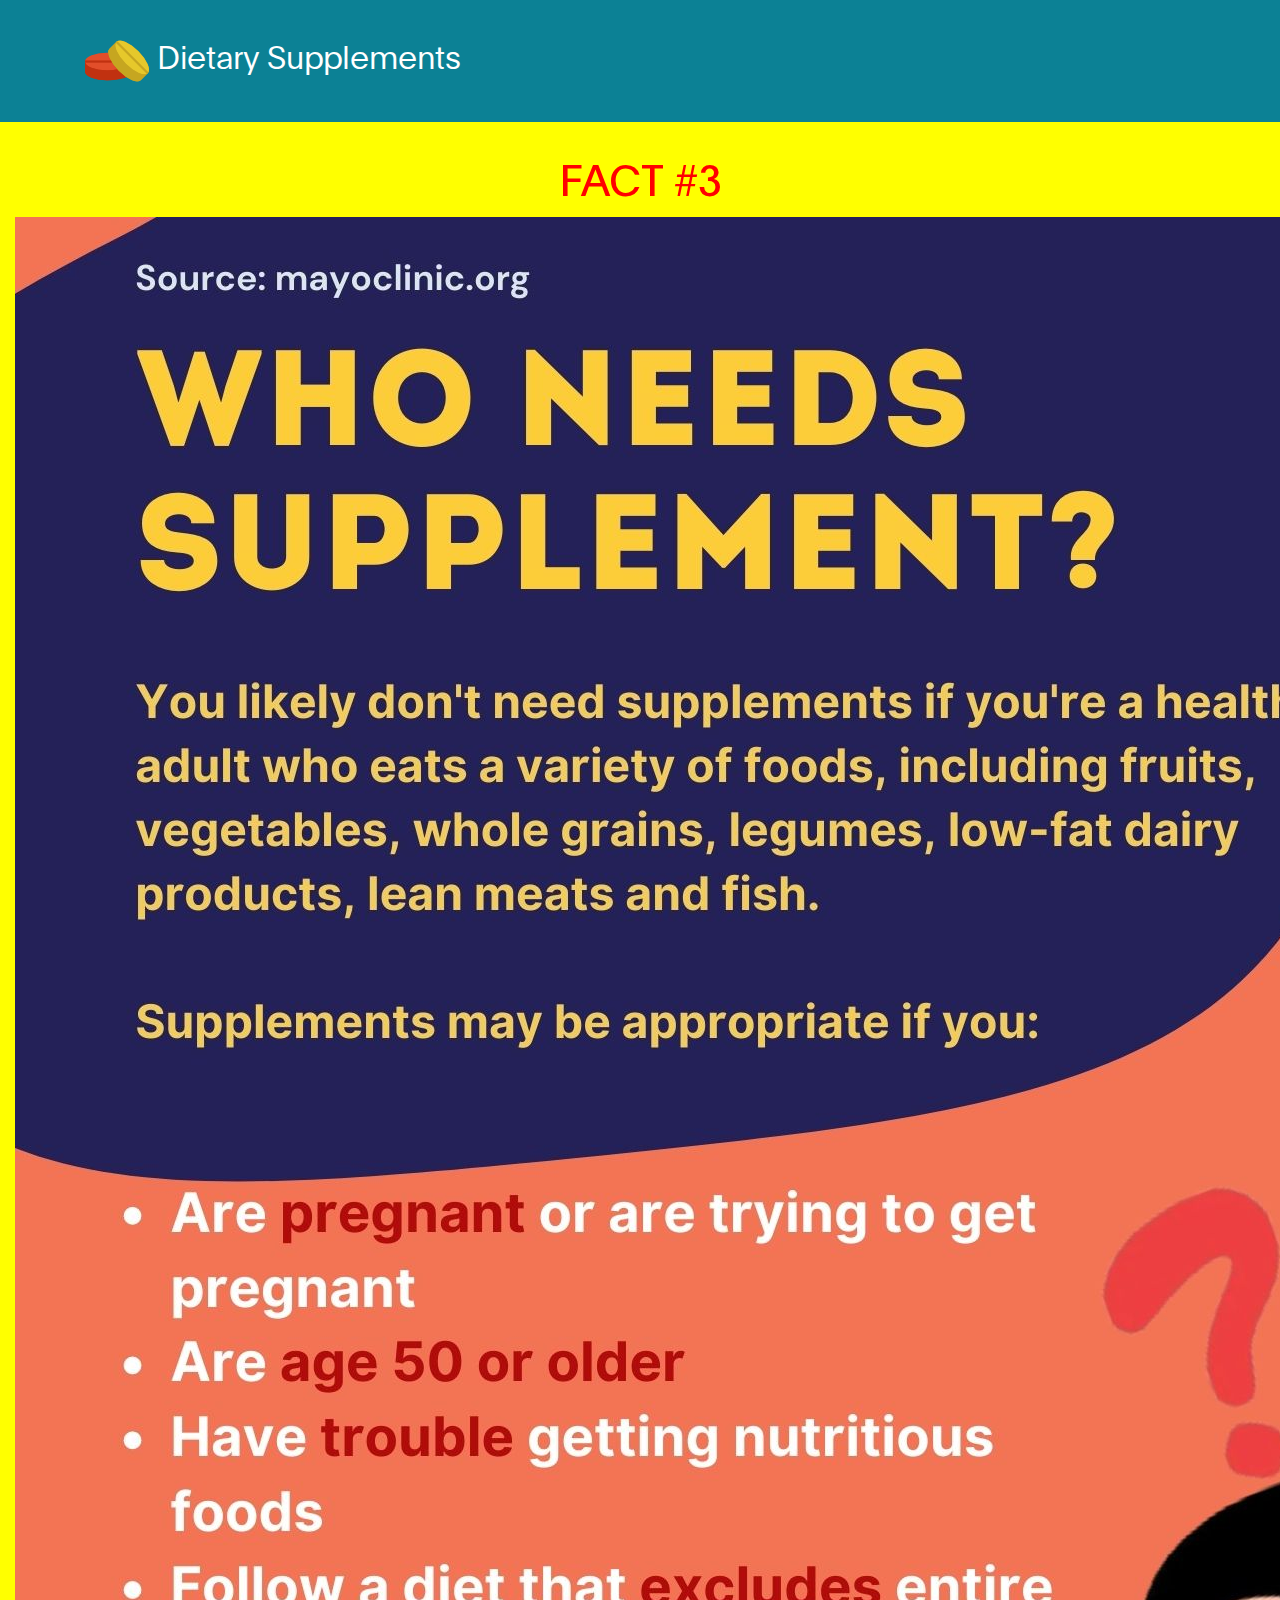
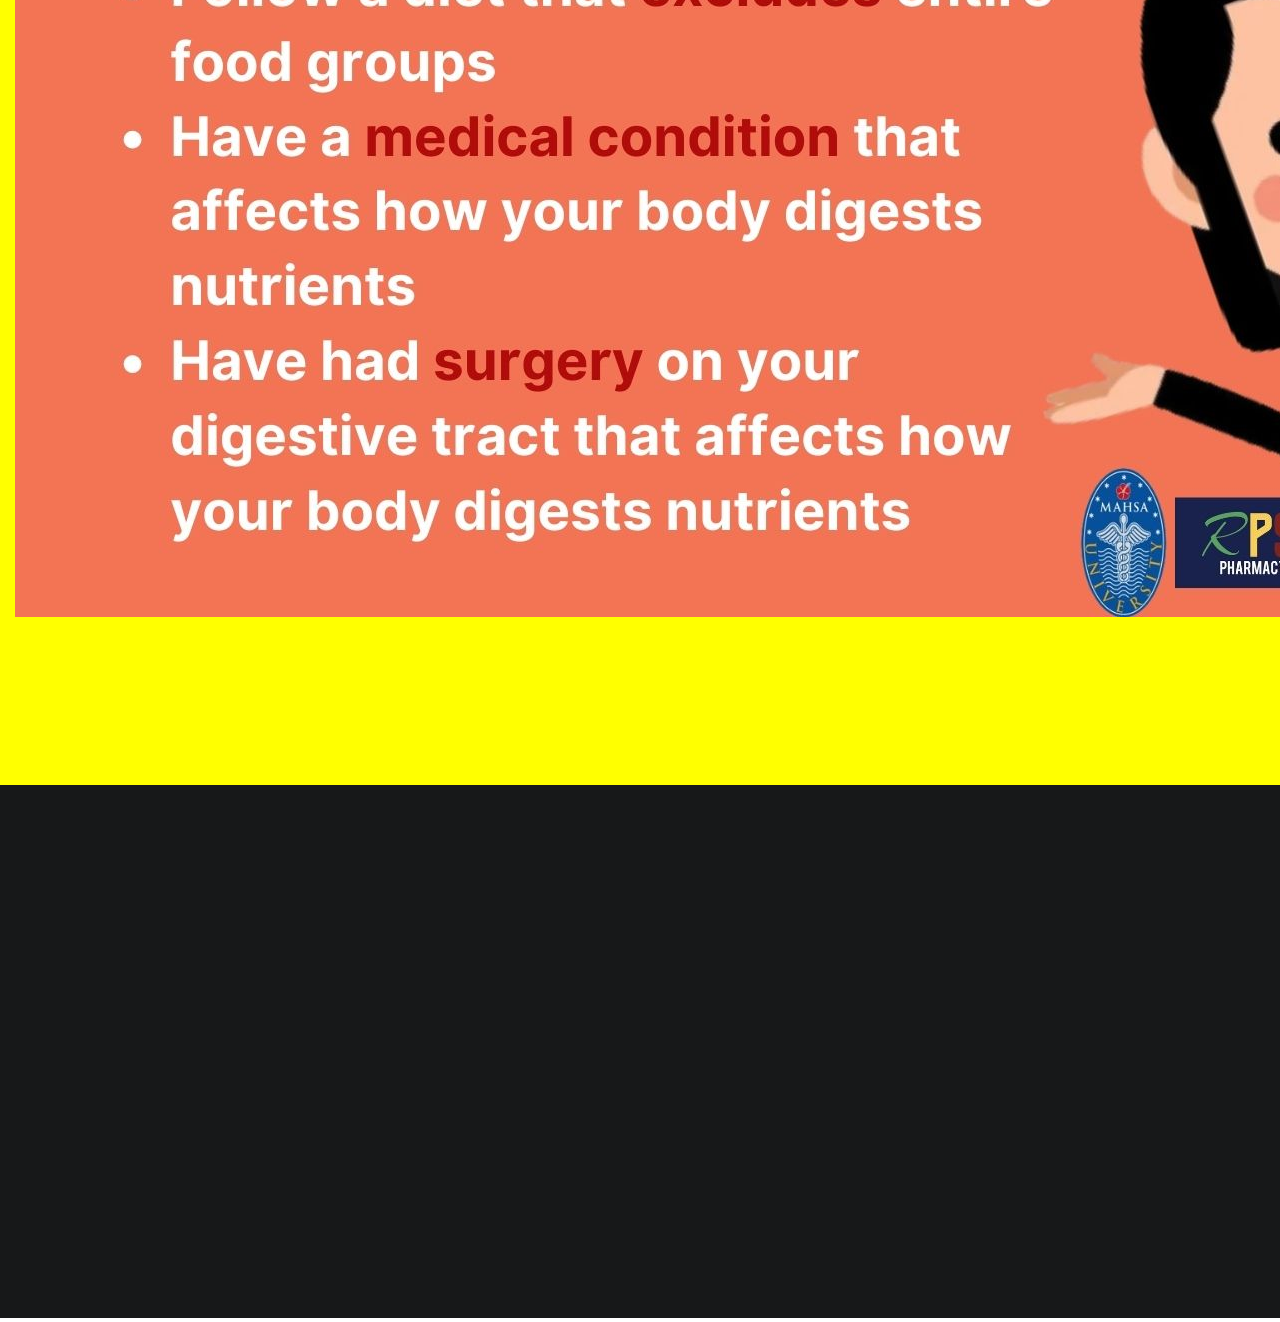
<file: articlethree.html>
<!DOCTYPE html>
<html lang="en">
<head>

     <title>DS : Fact#3</title>
<!--

aesha98


-->
     <meta charset="UTF-8">
     <meta http-equiv="X-UA-Compatible" content="IE=Edge">
     <meta name="description" content="">
     <meta name="keywords" content="">
     <meta name="author" content="">
     <meta name="viewport" content="width=device-width, initial-scale=1, maximum-scale=1">

     <link rel="stylesheet" href="css/bootstrap.min.css">
     <link rel="stylesheet" href="css/font-awesome.min.css">
     <link rel="stylesheet" href="css/aos.css">
     <link rel="stylesheet" href="css/owl.carousel.min.css">
     <link rel="stylesheet" href="css/owl.theme.default.min.css">
     <link rel="icon" type="image/png" sizes="16x16" href="images/favicon-16x16.png">

     <!-- MAIN CSS -->
     <link rel="stylesheet" href="css/templatemo-digital-trend.css">

</head>
<body>

    <!-- MENU BAR -->
    <nav class="navbar navbar-expand-lg">
      <div class="container">
          <a class="navbar-brand" href="index.html">
            <img src="images/medicine.png" class="img-fluid" alt="working girl">
            Dietary Supplements
          </a>

          <button class="navbar-toggler" type="button" data-toggle="collapse" data-target="#navbarNav" aria-controls="navbarNav" aria-expanded="false"
              aria-label="Toggle navigation">
              <span class="navbar-toggler-icon"></span>
          </button>

          <div class="collapse navbar-collapse" id="navbarNav">
              <ul class="navbar-nav ml-auto">
                 
              </ul>
          </div>
      </div>
  </nav>
     <!-- PROJECT -->
     <section class="blog section-padding" style="padding-top:0%; padding-bottom: 0%; background-color: yellow;"id="project">
      <div class="container-fluid">
        <br>
        <h1 style="color: red;" data-aos="fade-down"> FACT #3</h1>
        <img src="images/WHO NEEDS SUPPLEMENT (1).jpg" class="article"alt="article info 1">
        <br>
        <br>
        <div class="row">
          <div class="col-md-11">
            <a href="articletwo.html" class="next-btn btn-bg float-left" data-aos="fade-right" data-aos-delay="100">Previous</a>
            <a href="project-detail.html" class="next-btn btn-bg float-right" data-aos="fade-right" data-aos-delay="100"> Next</a>
          </div>
          <br>
          <br>
          <br>
          <br>

      </div> 
      <br>
          <br>               
    </section>

 
   




    <footer class="site-footer">
      <div class="container">
        <div class="row">

          <div class="col-lg-5 mx-lg-auto col-md-8 col-10">
            <h1 class="text-white" data-aos="fade-up" data-aos-delay="100">Educational <strong>purposes</strong> only.</h1>
          </div>

          <div class="col-lg-3 col-md-6 col-12" data-aos="fade-up" data-aos-delay="200">
            <h4 class="my-4">Contact Info</h4>

            <p class="mb-1">
              <i class="fa fa-phone mr-2 footer-icon"></i> 
              +6012-9843112
            </p>

            <p>
              <a href="#bpm19096257@mahsastudent.edu.my">
                <i class="fa fa-envelope mr-2 footer-icon"></i>
                Email Now
              </a>
            </p>
          </div>

          <div class="col-lg-3 col-md-6 col-12" data-aos="fade-up" data-aos-delay="300">
            <h4 class="my-4">Our School</h4>

            <p class="mb-1">
              <i class="fa fa-home mr-2 footer-icon"></i> 
              Jalan SP 2, Bandar Saujana Putra, 42610 Jenjarom Selangor
            </p>
          </div>

          <div class="col-lg-4 mx-lg-auto text-center col-md-8 col-12" data-aos="fade-up" data-aos-delay="400">
            <p class="copyright-text">Copyright &copy; 2022 MAHSA University
            <br>
            <a rel="nofollow noopener" href="https://github.com/aesha98">Design & Developed : aesha98@github</a></p>
          </div>


        </div>
      </div>
    </footer>



     <!-- SCRIPTS -->
     <script src="js/jquery.min.js"></script>
     <script src="js/bootstrap.min.js"></script>
     <script src="js/aos.js"></script>
     <script src="js/owl.carousel.min.js"></script>
     <script src="js/custom.js"></script>

</body>
</html>
</file>
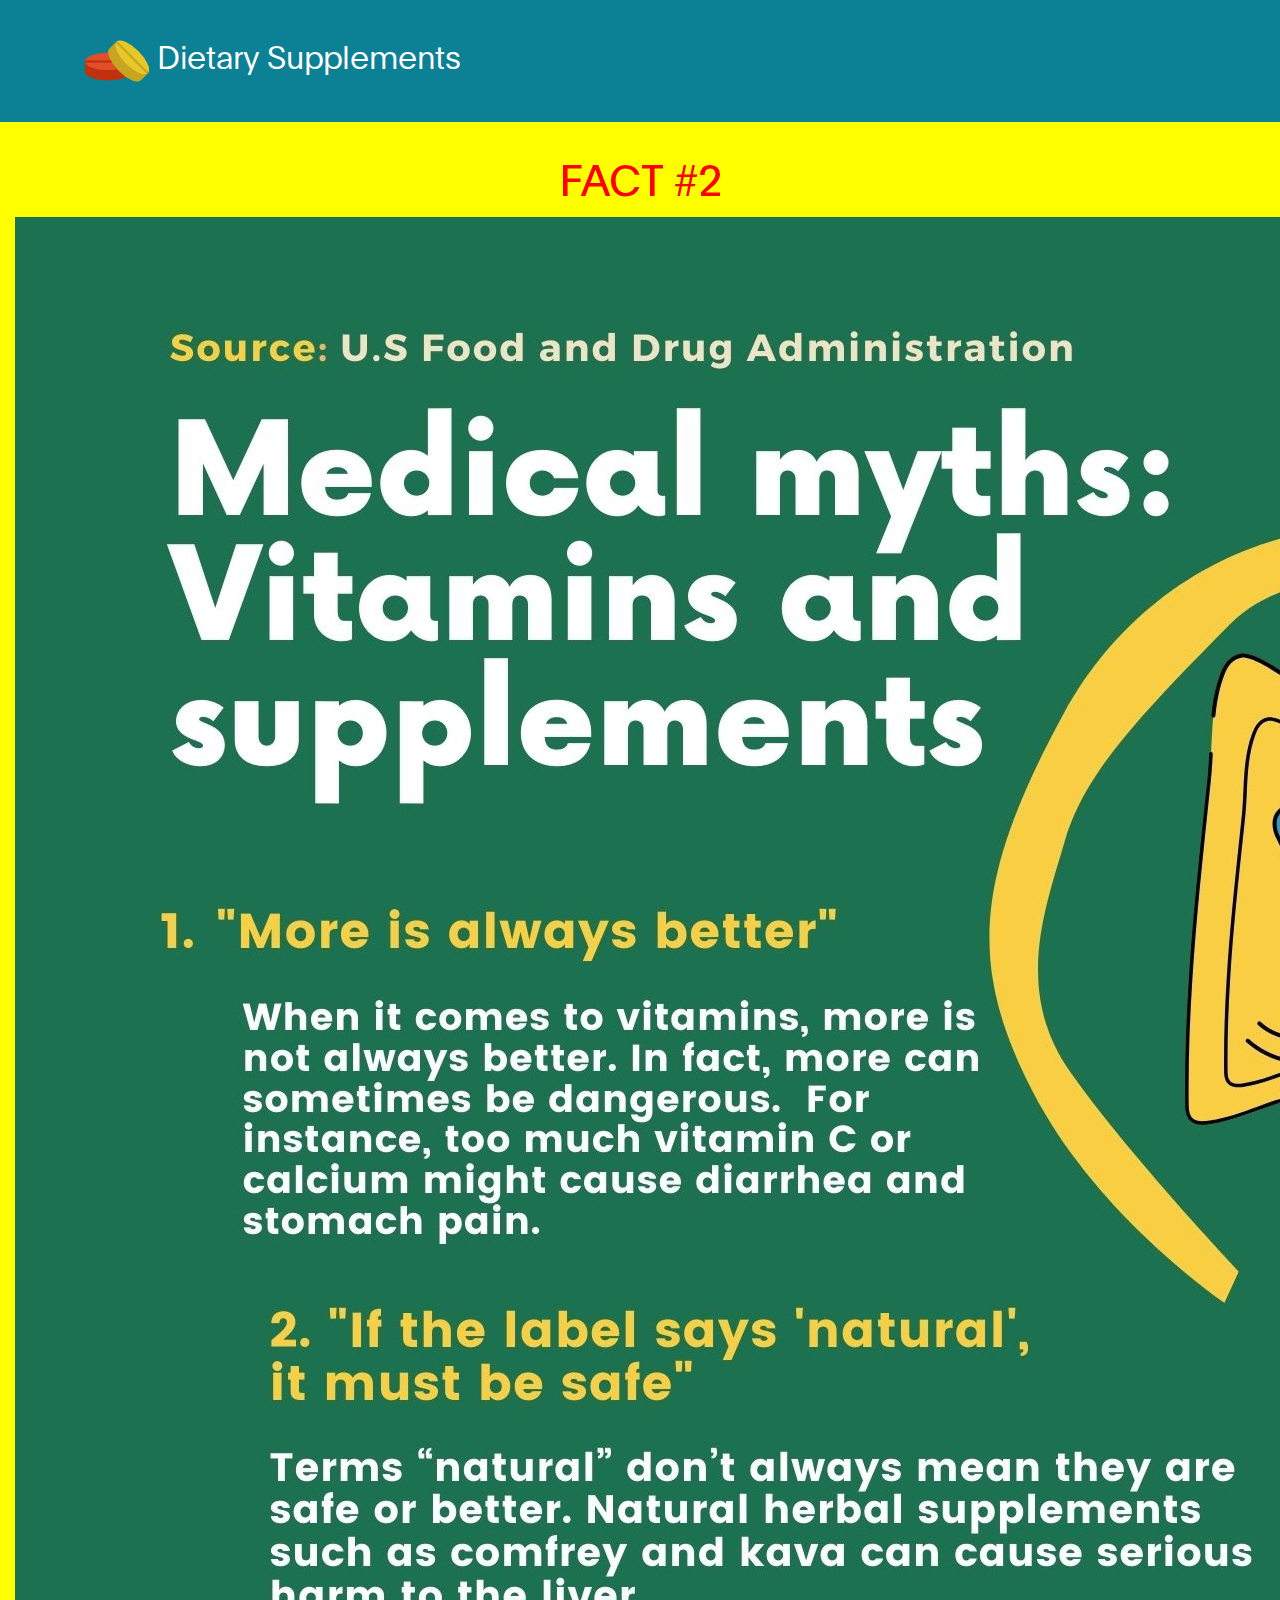
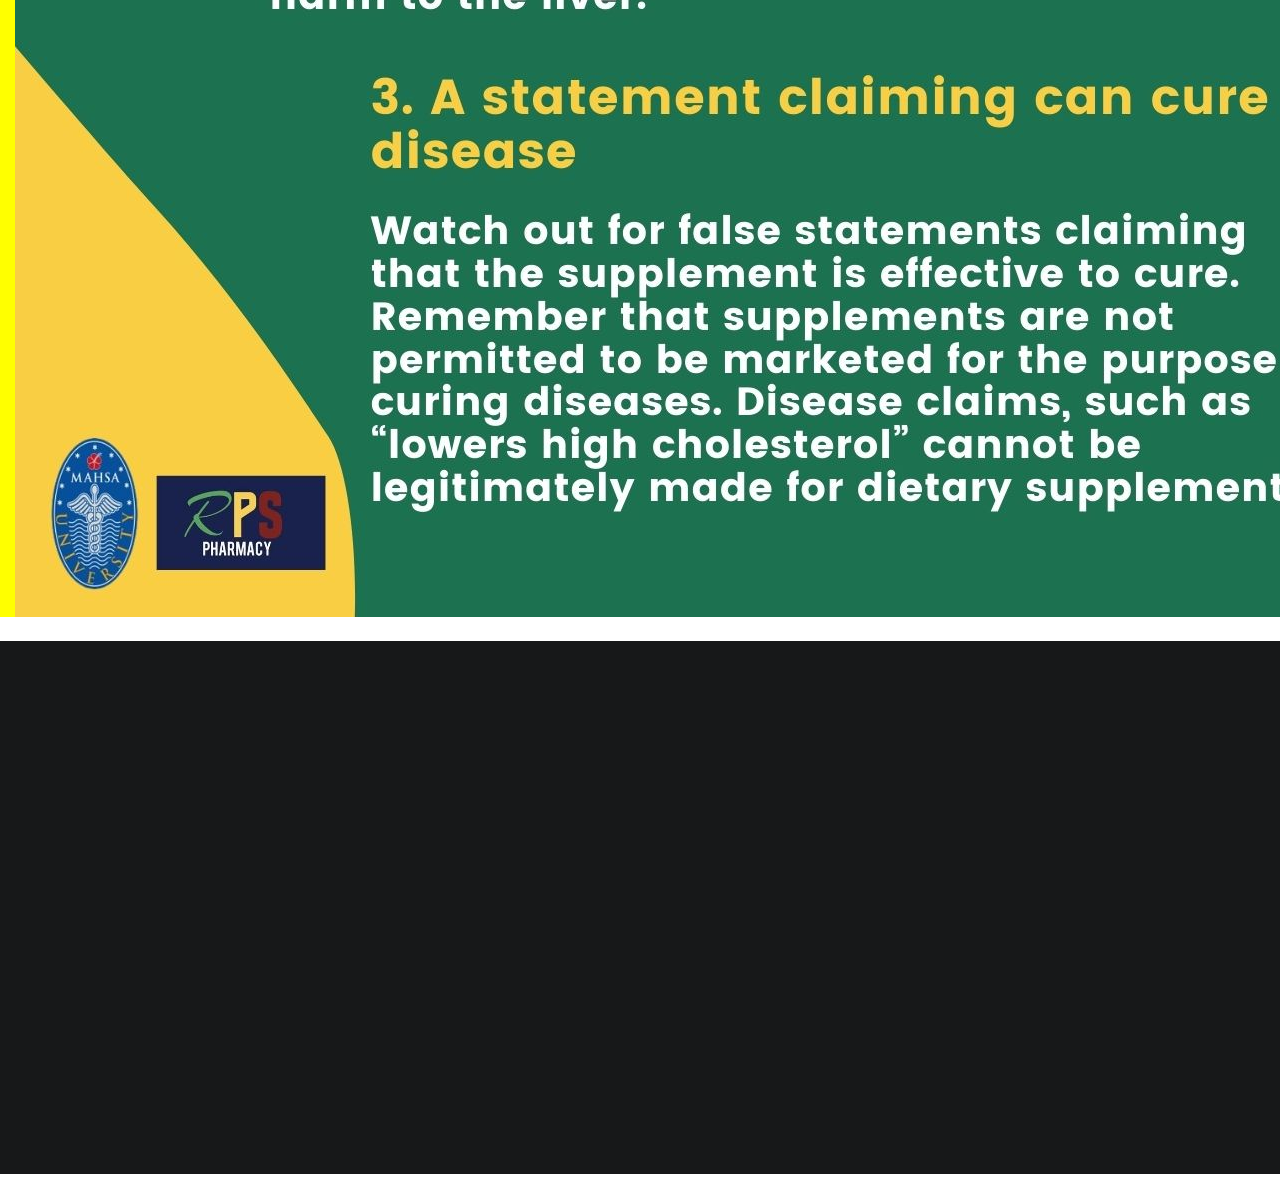
<file: articletwo.html>
<!DOCTYPE html>
<html lang="en">
<head>

     <title>DS : Fact#2</title>
<!--

aesha98


-->
     <meta charset="UTF-8">
     <meta http-equiv="X-UA-Compatible" content="IE=Edge">
     <meta name="description" content="">
     <meta name="keywords" content="">
     <meta name="author" content="">
     <meta name="viewport" content="width=device-width, initial-scale=1, maximum-scale=1">

     <link rel="stylesheet" href="css/bootstrap.min.css">
     <link rel="stylesheet" href="css/font-awesome.min.css">
     <link rel="stylesheet" href="css/aos.css">
     <link rel="stylesheet" href="css/owl.carousel.min.css">
     <link rel="stylesheet" href="css/owl.theme.default.min.css">
     <link rel="icon" type="image/png" sizes="16x16" href="images/favicon-16x16.png">

     <!-- MAIN CSS -->
     <link rel="stylesheet" href="css/templatemo-digital-trend.css">

</head>
<body>

    <!-- MENU BAR -->
    <nav class="navbar navbar-expand-lg">
      <div class="container">
          <a class="navbar-brand" href="index.html">
            <img src="images/medicine.png" class="img-fluid" alt="working girl">
            Dietary Supplements
          </a>

          <button class="navbar-toggler" type="button" data-toggle="collapse" data-target="#navbarNav" aria-controls="navbarNav" aria-expanded="false"
              aria-label="Toggle navigation">
              <span class="navbar-toggler-icon"></span>
          </button>

          <div class="collapse navbar-collapse" id="navbarNav">
              <ul class="navbar-nav ml-auto">
                  
              </ul>
          </div>
      </div>
  </nav>
     <!-- PROJECT -->
     <section class="blog section-padding" style="padding-top:0%; padding-bottom: 0%; background-color: yellow;"id="project">
      <div class="container-fluid">
        <br>
        <h1 style="color: red;" data-aos="fade-down"> FACT #2</h1>
        <img src="images/Medical myths Vitamins and supplements.jpg" class="article"alt="article info 1">
      </div>                
    </section>

    <section class="nextpage nextpage-bg d-flex"  id="project">
      <div class="container-fluid"> 
        <div class="row">
          <div class="col-md-11">
            <a href="blog.html" class="next-btn btn-bg float-left" data-aos="fade-right" data-aos-delay="100">Previous</a>

            <a href="articlethree.html" class="next-btn btn-bg float-right" data-aos="fade-right" data-aos-delay="100">Next</a>
          </div>
      </div>
      </div>
    </section>

    <footer class="site-footer">
      <div class="container">
        <div class="row">

          <div class="col-lg-5 mx-lg-auto col-md-8 col-10">
            <h1 class="text-white" data-aos="fade-up" data-aos-delay="100">Educational <strong>purposes</strong> only.</h1>
          </div>

          <div class="col-lg-3 col-md-6 col-12" data-aos="fade-up" data-aos-delay="200">
            <h4 class="my-4">Contact Info</h4>

            <p class="mb-1">
              <i class="fa fa-phone mr-2 footer-icon"></i> 
              +6012-9843112
            </p>

            <p>
              <a href="#bpm19096257@mahsastudent.edu.my">
                <i class="fa fa-envelope mr-2 footer-icon"></i>
                Email Now
              </a>
            </p>
          </div>

          <div class="col-lg-3 col-md-6 col-12" data-aos="fade-up" data-aos-delay="300">
            <h4 class="my-4">Our School</h4>

            <p class="mb-1">
              <i class="fa fa-home mr-2 footer-icon"></i> 
              Jalan SP 2, Bandar Saujana Putra, 42610 Jenjarom Selangor
            </p>
          </div>

          <div class="col-lg-4 mx-lg-auto text-center col-md-8 col-12" data-aos="fade-up" data-aos-delay="400">
            <p class="copyright-text">Copyright &copy; 2022 MAHSA University
            <br>
            <a rel="nofollow noopener" href="https://github.com/aesha98">Design & Developed : aesha98@github</a></p>
          </div>


        </div>
      </div>
    </footer>



     <!-- SCRIPTS -->
     <script src="js/jquery.min.js"></script>
     <script src="js/bootstrap.min.js"></script>
     <script src="js/aos.js"></script>
     <script src="js/owl.carousel.min.js"></script>
     <script src="js/custom.js"></script>

</body>
</html>
</file>
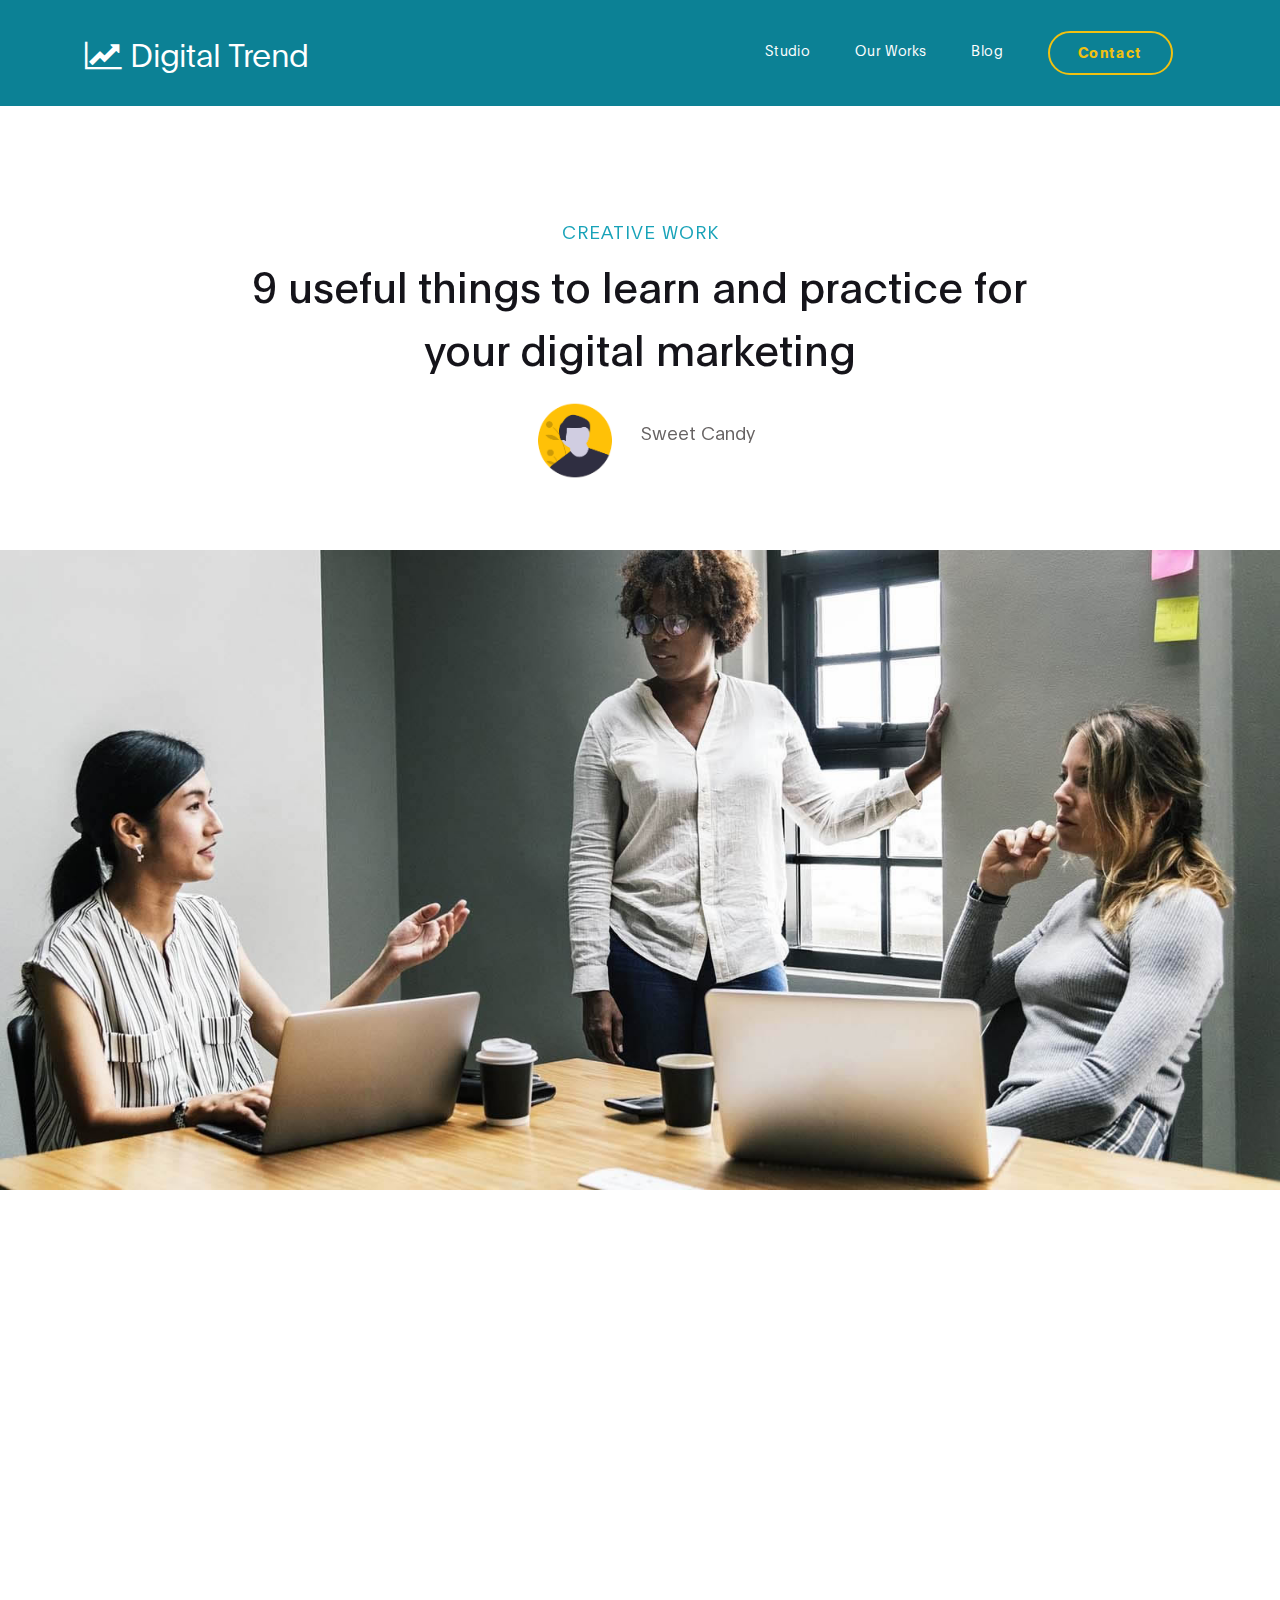
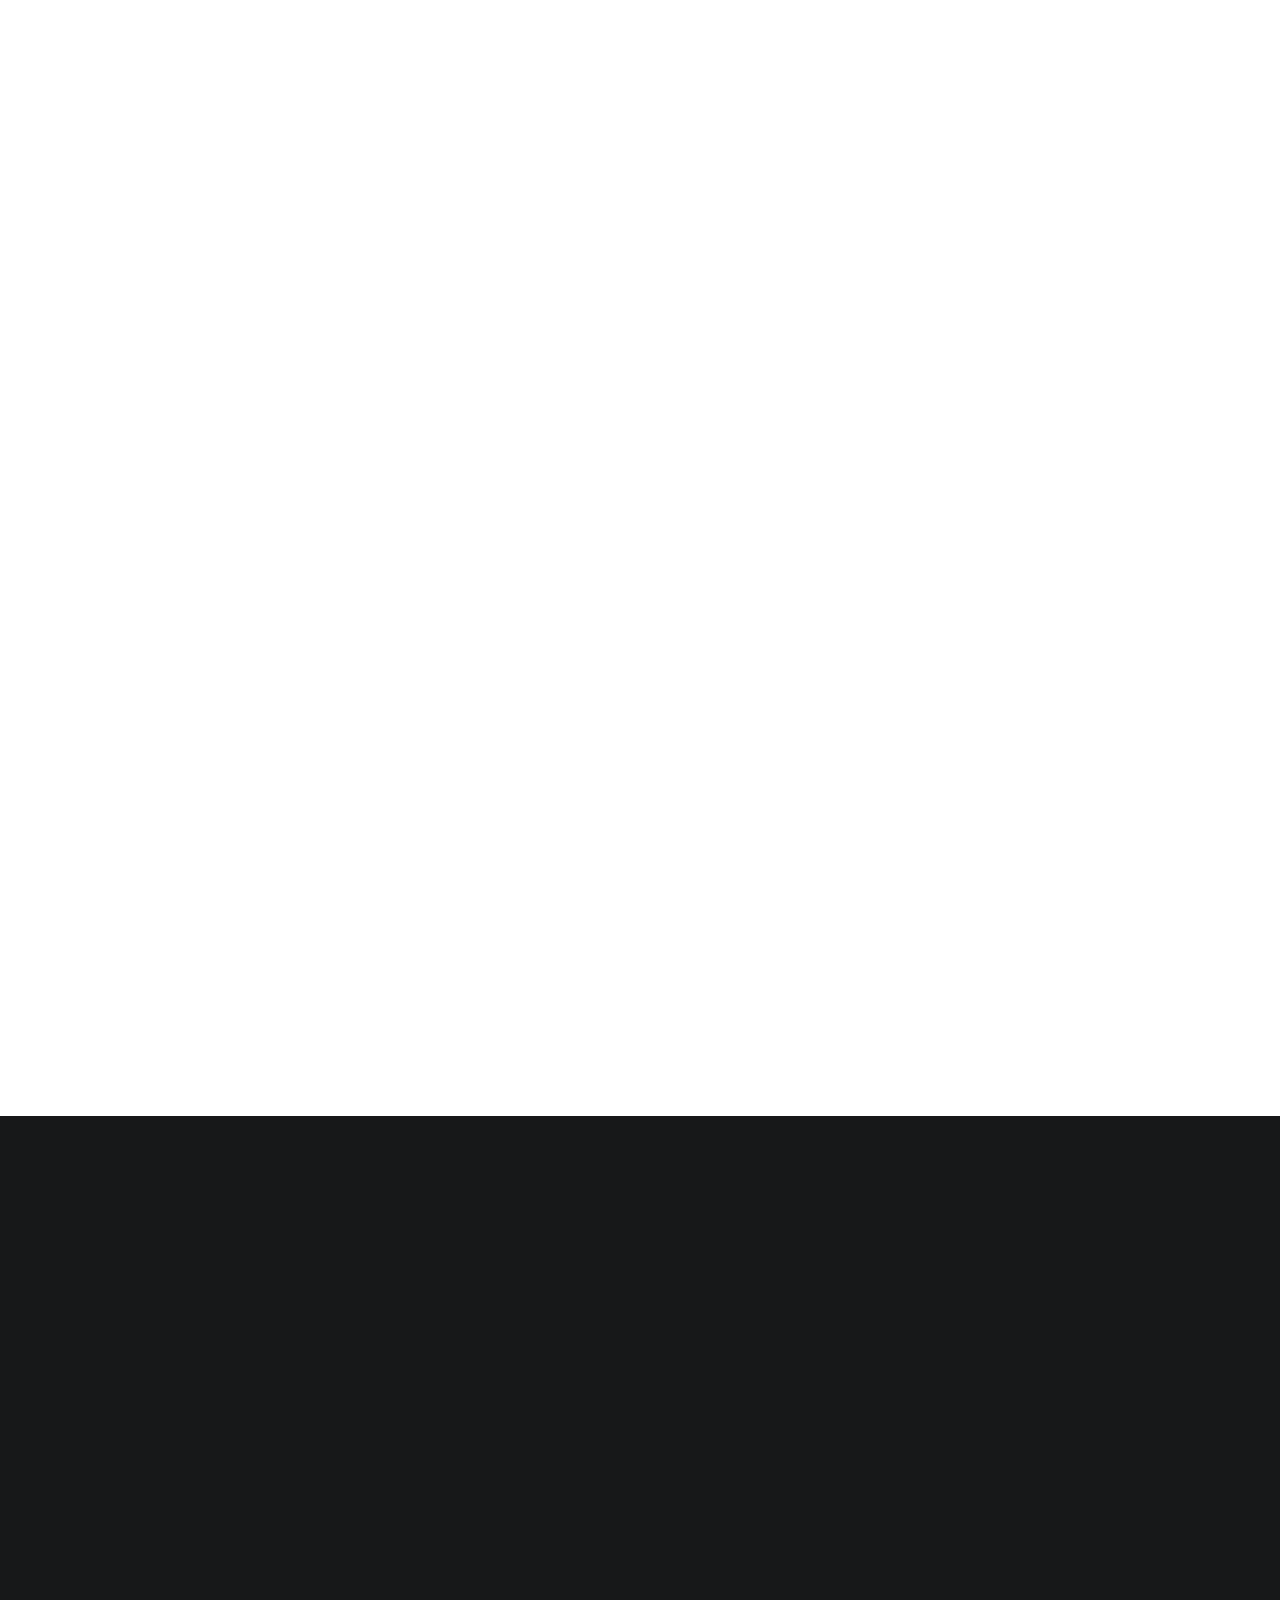
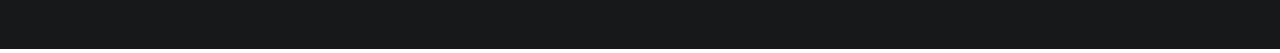
<file: blog-detail.html>
<!DOCTYPE html>
<html lang="en">
<head>

     <title>Digital Trend - Blog Detail</title>
<!--

DIGITAL TREND

https://templatemo.com/tm-538-digital-trend

-->
     <meta charset="UTF-8">
     <meta http-equiv="X-UA-Compatible" content="IE=Edge">
     <meta name="description" content="">
     <meta name="keywords" content="">
     <meta name="author" content="">
     <meta name="viewport" content="width=device-width, initial-scale=1, maximum-scale=1">

     <link rel="stylesheet" href="css/bootstrap.min.css">
     <link rel="stylesheet" href="css/font-awesome.min.css">
     <link rel="stylesheet" href="css/aos.css">
     <link rel="stylesheet" href="css/owl.carousel.min.css">
     <link rel="stylesheet" href="css/owl.theme.default.min.css">

     <!-- MAIN CSS -->
     <link rel="stylesheet" href="css/templatemo-digital-trend.css">

</head>
<body>

     <!-- MENU BAR -->
    <nav class="navbar navbar-expand-lg position-relative">
        <div class="container">
            <a class="navbar-brand" href="index.html">
              <i class="fa fa-line-chart"></i>
              Digital Trend
            </a>

            <button class="navbar-toggler" type="button" data-toggle="collapse" data-target="#navbarNav" aria-controls="navbarNav" aria-expanded="false"
                aria-label="Toggle navigation">
                <span class="navbar-toggler-icon"></span>
            </button>

            <div class="collapse navbar-collapse" id="navbarNav">
                <ul class="navbar-nav ml-auto">
                    <li class="nav-item">
                        <a href="index.html#about" class="nav-link">Studio</a>
                    </li>
                    <li class="nav-item">
                        <a href="index.html#project" class="nav-link">Our Works</a>
                    </li>
                    <li class="nav-item">
                        <a href="blog.html" class="nav-link">Blog</a>
                    </li>
                    <li class="nav-item">
                        <a href="contact.html" class="nav-link contact">Contact</a>
                    </li>
                </ul>
            </div>
        </div>
    </nav>


     <!-- BLOG DETAIL -->
     <section class="project-detail section-padding-half">
          <div class="container">
               <div class="row">

                    <div class="col-lg-9 mx-auto col-md-10 col-12 mt-lg-5 text-center" data-aos="fade-up">
                      <h4 class="blog-category text-info">Creative Work</h4>
                      
                      <h1>9 useful things to learn and practice for your digital marketing</h1>

                      <div class="client-info">
                          <div class="d-flex justify-content-center align-items-center mt-3">
                            <img src="images/project/project-detail/male-avatar.png" class="img-fluid" alt="male avatar">

                            <p>Sweet Candy</p>
                          </div>
                      </div>
                    </div>

               </div>
          </div>
     </section>


     <div class="full-image text-center" data-aos="zoom-in">
       <img src="images/blog/blog-header-image.jpg" class="img-fluid" alt="blog header">
     </div>


     <!-- BLOG DETAIL -->
     <section class="project-detail">
          <div class="container">
               <div class="row">

                  <div class="col-lg-9 mx-auto col-md-11 col-12 my-5 pt-3" data-aos="fade-up">

                    <h2 class="mb-3">Etiam quis metus elementum, tempor risus vel, condimentum orci.</h2>

                    <p>Mauris in convallis nunc, non facilisis arcu. Nunc sapien nulla, interdum at diam non, aliquam vestibulum leo. Fusce laoreet malesuada ante, consectetur consequat ante tempor et. Quisque ac risus ligula.</p>

                    <p>Suspendisse bibendum tortor at est placerat auctor. Phasellus tortor est, bibendum eu ex eu, tincidunt efficitur nunc. Orci varius natoque penatibus et magnis dis parturient montes, nascetur ridiculus mus.</p>

                    <ul class="list-detail py-3">
                      <li><span>Quisque at condimentum est. Duis sollicitudin urna id elit pulvinar placerat. Ut ac dui in ex vulputate dictum.</span></li>

                      <li><span>Mauris vitae tellus nisi. Morbi rutrum lacus sit amet volutpat viverra.</span></li>

                      <li><span> Integer maximus sem ut ipsum blandit elementum. Nullam sollicitudin accumsan commodo.</span></li>
                    </ul>

                    <p>Sed leo nisl, posuere at molestie ac, suscipit auctor mauris. Etiam quis metus elementum, tempor risus vel, condimentum orci.</p>

                    <h2 class="mt-5 mb-3">Curabitur tempus vel libero lobortis feugiat</h2>

                    <p>Orci varius natoque penatibus et magnis dis parturient montes, nascetur ridiculus mus. Mauris in convallis nunc, non facilisis arcu. Nunc sapien nulla, interdum at diam non, aliquam vestibulum leo.</p>

                    <blockquote>Phasellus dapibus ex sed dolor blandit, efficitur iaculis ipsum scelerisque. Cras elementum nibh id felis sagittis, sit amet pellentesque ligula porttitor. Fusce laoreet malesuada ante, consectetur consequat ante tempor et. Quisque ac risus ligula.</blockquote>
                    </div>
               </div>

              <div class="col-lg-8 mx-auto mb-5 pb-5 col-12" data-aos="fade-up">

                <h3 class="my-3" data-aos="fade-up">Leave a comment</h3>

                <form action="#" method="get"  class="contact-form" data-aos="fade-up" data-aos-delay="300" role="form">
                  <div class="row">
                    <div class="col-lg-6 col-12">
                      <input type="text" class="form-control" name="name" placeholder="Name">
                    </div>

                    <div class="col-lg-6 col-12">
                      <input type="email" class="form-control" name="email" placeholder="Email">
                    </div>

                    <div class="col-lg-12 col-12">
                      <textarea class="form-control" rows="6" name="message" placeholder="Message"></textarea>
                    </div>

                    <div class="col-lg-5 mx-auto col-7">
                      <button type="submit" class="form-control" id="submit-button" name="submit">Submit Comment</button>
                    </div>
                  </div>
                </form>
              </div>
              
          </div>
          
     </section>


    <footer class="site-footer">
      <div class="container">
        <div class="row">

          <div class="col-lg-5 mx-lg-auto col-md-8 col-10">
            <h1 class="text-white" data-aos="fade-up" data-aos-delay="100">We make creative <strong>brands</strong> only.</h1>
          </div>

          <div class="col-lg-3 col-md-6 col-12" data-aos="fade-up" data-aos-delay="200">
            <h4 class="my-4">Contact Info</h4>

            <p class="mb-1">
              <i class="fa fa-phone mr-2 footer-icon"></i> 
              +99 080 070 4224
            </p>

            <p>
              <a href="#">
                <i class="fa fa-envelope mr-2 footer-icon"></i>
                hello@company.com
              </a>
            </p>
          </div>

          <div class="col-lg-3 col-md-6 col-12" data-aos="fade-up" data-aos-delay="300">
            <h4 class="my-4">Our Studio</h4>

            <p class="mb-1">
              <i class="fa fa-home mr-2 footer-icon"></i> 
              Av. Lúcio Costa - Barra da Tijuca, Rio de Janeiro - RJ, Brazil
            </p>
          </div>

          <div class="col-lg-4 mx-lg-auto text-center col-md-8 col-12" data-aos="fade-up" data-aos-delay="400">
            <p class="copyright-text">Copyright &copy; 2020 Your Company
            <br>
            <a rel="nofollow noopener" href="https://templatemo.com">Design: TemplateMo</a></p>
          </div>

          <div class="col-lg-4 mx-lg-auto col-md-6 col-12" data-aos="fade-up" data-aos-delay="500">
            
            <ul class="footer-link">
              <li><a href="#">Stories</a></li>
              <li><a href="#">Work with us</a></li>
              <li><a href="#">Privacy</a></li>
            </ul>
          </div>

          <div class="col-lg-3 mx-lg-auto col-md-6 col-12" data-aos="fade-up" data-aos-delay="600">
            <ul class="social-icon">
              <li><a href="#" class="fa fa-instagram"></a></li>
              <li><a href="#" class="fa fa-twitter"></a></li>
              <li><a href="#" class="fa fa-dribbble"></a></li>
              <li><a href="#" class="fa fa-behance"></a></li>
            </ul>
          </div>

        </div>
      </div>
    </footer>


     <!-- SCRIPTS -->
     <script src="js/jquery.min.js"></script>
     <script src="js/bootstrap.min.js"></script>
     <script src="js/aos.js"></script>
     <script src="js/owl.carousel.min.js"></script>
     <script src="js/custom.js"></script>

</body>
</html>
</file>
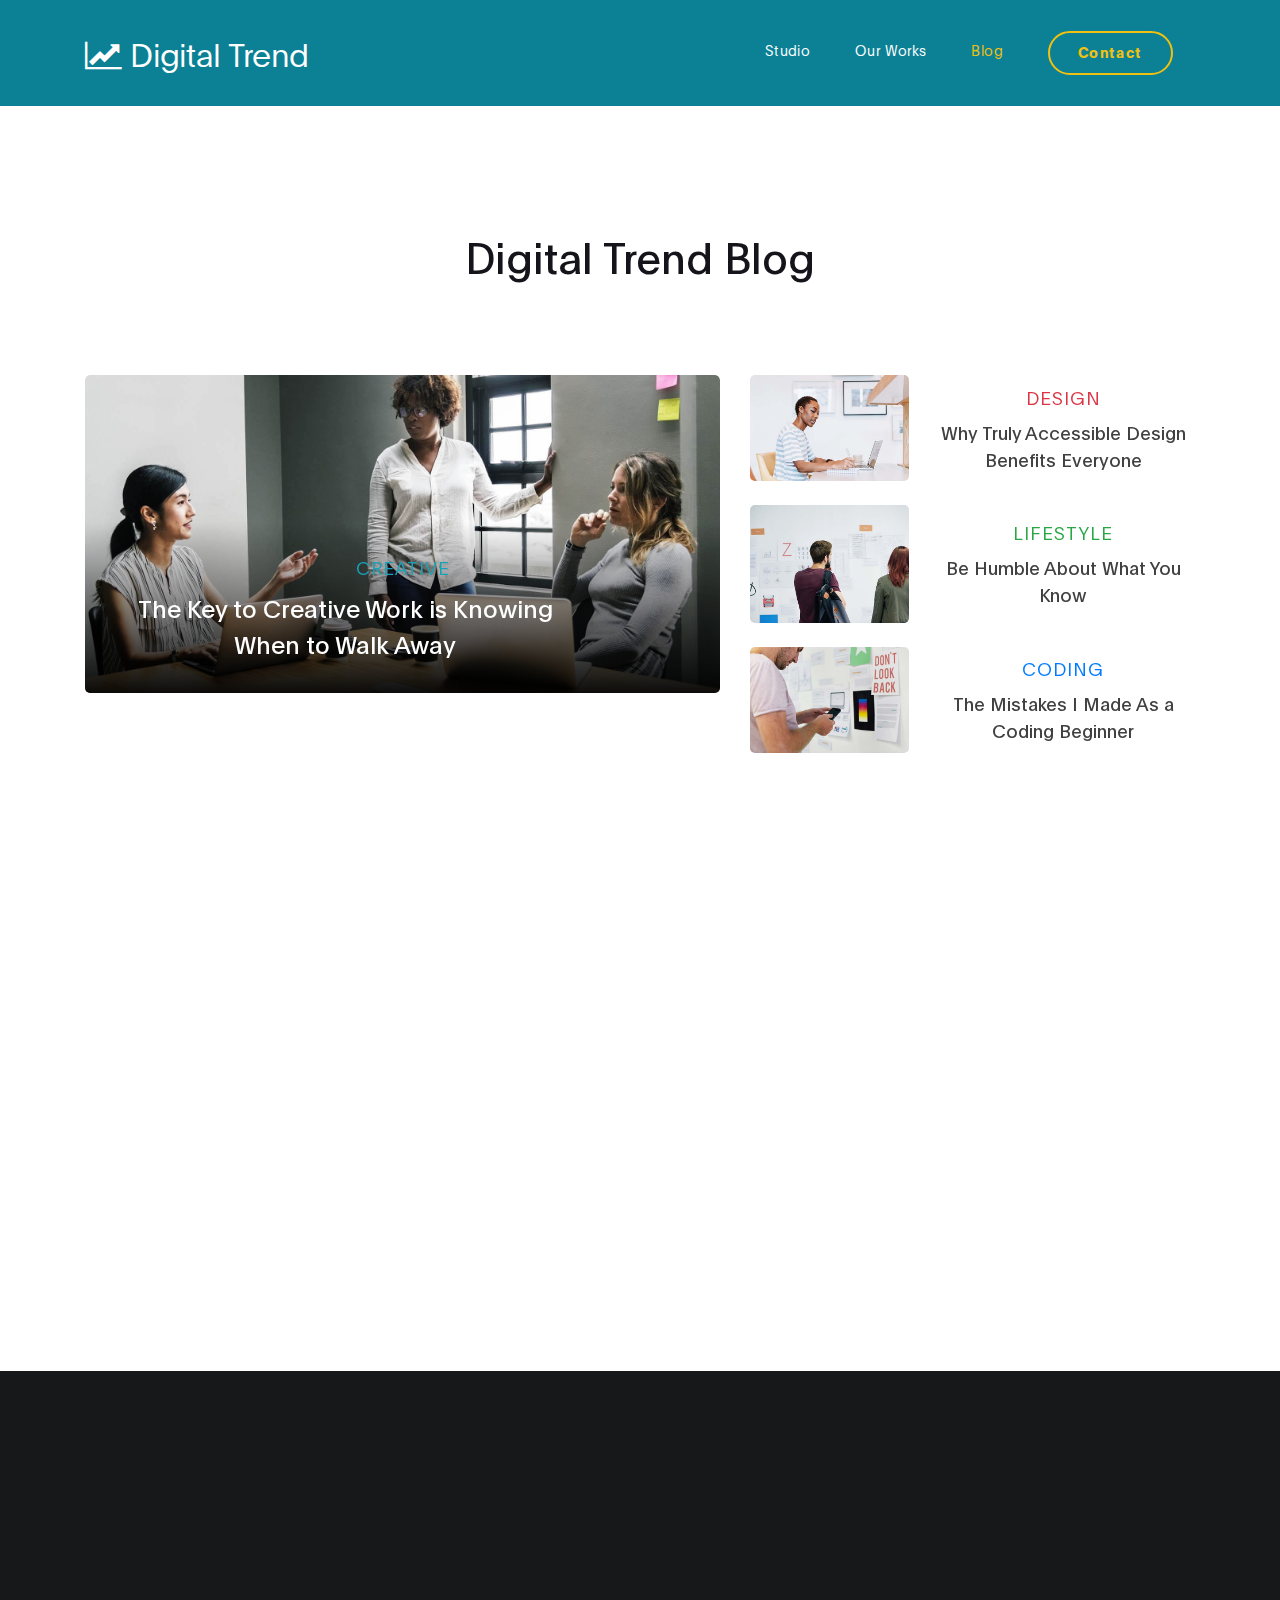
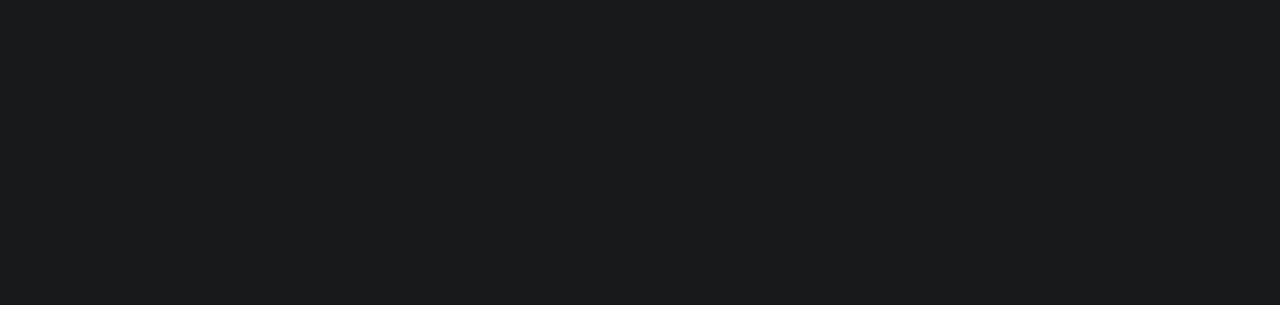
<file: blog.html>
<!DOCTYPE html>
<html lang="en">
<head>

     <title>Digital Trend - Blog</title>
<!--

DIGITAL TREND

https://templatemo.com/tm-538-digital-trend

-->
     <meta charset="UTF-8">
     <meta http-equiv="X-UA-Compatible" content="IE=Edge">
     <meta name="description" content="">
     <meta name="keywords" content="">
     <meta name="author" content="">
     <meta name="viewport" content="width=device-width, initial-scale=1, maximum-scale=1">

     <link rel="stylesheet" href="css/bootstrap.min.css">
     <link rel="stylesheet" href="css/font-awesome.min.css">
     <link rel="stylesheet" href="css/aos.css">
     <link rel="stylesheet" href="css/owl.carousel.min.css">
     <link rel="stylesheet" href="css/owl.theme.default.min.css">

     <!-- MAIN CSS -->
     <link rel="stylesheet" href="css/templatemo-digital-trend.css">

</head>
<body>

     <!-- MENU BAR -->
    <nav class="navbar navbar-expand-lg position-absolute">
        <div class="container">
            <a class="navbar-brand" href="index.html">
              <i class="fa fa-line-chart"></i>
              Digital Trend
            </a>

            <button class="navbar-toggler" type="button" data-toggle="collapse" data-target="#navbarNav" aria-controls="navbarNav" aria-expanded="false"
                aria-label="Toggle navigation">
                <span class="navbar-toggler-icon"></span>
            </button>

            <div class="collapse navbar-collapse" id="navbarNav">
                <ul class="navbar-nav ml-auto">
                    <li class="nav-item">
                        <a href="index.html#about" class="nav-link">Studio</a>
                    </li>
                    <li class="nav-item">
                        <a href="index.html#project" class="nav-link">Our Works</a>
                    </li>
                    <li class="nav-item">
                        <a href="blog.html" class="nav-link active">Blog</a>
                    </li>
                    <li class="nav-item">
                        <a href="contact.html" class="nav-link contact">Contact</a>
                    </li>
                </ul>
            </div>
        </div>
    </nav>


     <!-- BLOG -->
     <section class="blog section-padding">
          <div class="container">
               <div class="row">

                    <div class="col-lg-12 col-12 py-5 mt-5 mb-3 text-center">

                      <h1 class="mb-4" data-aos="fade-up">Digital Trend Blog</h1>
                    </div>

                    <div class="col-lg-7 col-md-7 col-12 mb-4">
                      <div class="blog-header" data-aos="fade-up" data-aos-delay="100">
                        <img src="images/blog/blog-header-image.jpg" class="img-fluid" alt="blog header">

                        <div class="blog-header-info">
                          <h4 class="blog-category text-info">Creative</h4>

                          <h3><a href="blog-detail.html">The Key to Creative Work is Knowing When to Walk Away</a></h3>
                        </div>
                      </div>
                    </div>

                    <div class="col-lg-5 col-md-5 col-12 mb-4">
                      <div class="blog-sidebar d-flex justify-content-center align-items-center" data-aos="fade-up" data-aos-delay="200">
                        <img src="images/blog/blog-sidebar-image.jpg" class="img-fluid" alt="blog">

                        <div class="blog-info">
                          <h4 class="blog-category text-danger">Design</h4>

                          <h3><a href="blog-detail.html">Why Truly Accessible Design Benefits Everyone</a></h3>
                        </div>
                      </div>

                      <div class="blog-sidebar py-4 d-flex justify-content-center align-items-center" data-aos="fade-up" data-aos-delay="300">
                        <img src="images/blog/blog-sidebar-image01.jpg" class="img-fluid" alt="blog">

                        <div class="blog-info">
                          <h4 class="blog-category text-success">lifestyle</h4>

                          <h3><a href="blog-detail.html">Be Humble About What You Know</a></h3>
                        </div>
                      </div>

                      <div class="blog-sidebar d-flex justify-content-center align-items-center" data-aos="fade-up" data-aos-delay="200">
                        <img src="images/blog/blog-sidebar-image02.jpg" class="img-fluid" alt="blog">

                        <div class="blog-info">
                          <h4 class="blog-category text-primary">Coding</h4>

                          <h3><a href="blog-detail.html">The Mistakes I Made As a Coding Beginner</a></h3>
                        </div>
                      </div>

                    </div>

                    <div class="col-lg-5 ml-auto mt-5 pt-5 col-md-6 col-12">

                      <img src="images/newsletter.png" data-aos="fade-up" data-aos-delay="100" class="img-fluid" alt="newsletter">
                    </div>

                    <div class="col-lg-5 mr-auto mt-5 pt-5 col-md-6 col-12 newsletter-form">
                      <h4 data-aos="fade-up" data-aos-delay="200">Email Newsletter</h4>

                      <h2 data-aos="fade-up" data-aos-delay="300">Let’s stay up-to-date. We'll share you all good stuffs.</h2>
                      <form action="#" method="get" enctype="multipart/form-data">
                      <div class="form-group mt-4" data-aos="fade-up" data-aos-delay="400">
                        <input name="email" type="email" class="form-control" 
                        		id="email" aria-describedby="emailHelp" placeholder="Please enter your email" required>

                        <small id="emailHelp" class="form-text text-muted">We'll NOT share your email address to anyone else.</small>

                      </div>

                      <div class="form-group form-check" data-aos="fade-up" data-aos-delay="500">
                        <input name="monthly" type="checkbox" class="form-check-input" id="monthly">

                        <label class="form-check-label" for="monthly">Please send me a monthly newsletter.</label>
                      </div>

                        <button type="submit" data-aos="fade-up" data-aos-delay="500" class="btn w-100 mt-3">Sign up</button>
                      </form>
                    </div>

               </div>
          </div>
     </section>


    <footer class="site-footer">
      <div class="container">
        <div class="row">

          <div class="col-lg-5 mx-lg-auto col-md-8 col-10">
            <h1 class="text-white" data-aos="fade-up" data-aos-delay="100">We make creative <strong>brands</strong> only.</h1>
          </div>

          <div class="col-lg-3 col-md-6 col-12" data-aos="fade-up" data-aos-delay="200">
            <h4 class="my-4">Contact Info</h4>

            <p class="mb-1">
              <i class="fa fa-phone mr-2 footer-icon"></i> 
              +99 080 070 4224
            </p>

            <p>
              <a href="#">
                <i class="fa fa-envelope mr-2 footer-icon"></i>
                hello@company.com
              </a>
            </p>
          </div>

          <div class="col-lg-3 col-md-6 col-12" data-aos="fade-up" data-aos-delay="300">
            <h4 class="my-4">Our Studio</h4>

            <p class="mb-1">
              <i class="fa fa-home mr-2 footer-icon"></i> 
              Av. Lúcio Costa - Barra da Tijuca, Rio de Janeiro - RJ, Brazil
            </p>
          </div>

          <div class="col-lg-4 mx-lg-auto text-center col-md-8 col-12" data-aos="fade-up" data-aos-delay="400">
            <p class="copyright-text">Copyright &copy; 2020 Your Company
            <br>
            <a rel="nofollow noopener" href="https://templatemo.com">Design: TemplateMo</a></p>
          </div>

          <div class="col-lg-4 mx-lg-auto col-md-6 col-12" data-aos="fade-up" data-aos-delay="500">
            
            <ul class="footer-link">
              <li><a href="#">Stories</a></li>
              <li><a href="#">Work with us</a></li>
              <li><a href="#">Privacy</a></li>
            </ul>
          </div>

          <div class="col-lg-3 mx-lg-auto col-md-6 col-12" data-aos="fade-up" data-aos-delay="600">
            <ul class="social-icon">
              <li><a href="#" class="fa fa-instagram"></a></li>
              <li><a href="#" class="fa fa-twitter"></a></li>
              <li><a href="#" class="fa fa-dribbble"></a></li>
              <li><a href="#" class="fa fa-behance"></a></li>
            </ul>
          </div>

        </div>
      </div>
    </footer>


     <!-- SCRIPTS -->
     <script src="js/jquery.min.js"></script>
     <script src="js/bootstrap.min.js"></script>
     <script src="js/aos.js"></script>
     <script src="js/owl.carousel.min.js"></script>
     <script src="js/custom.js"></script>

</body>
</html>
</file>
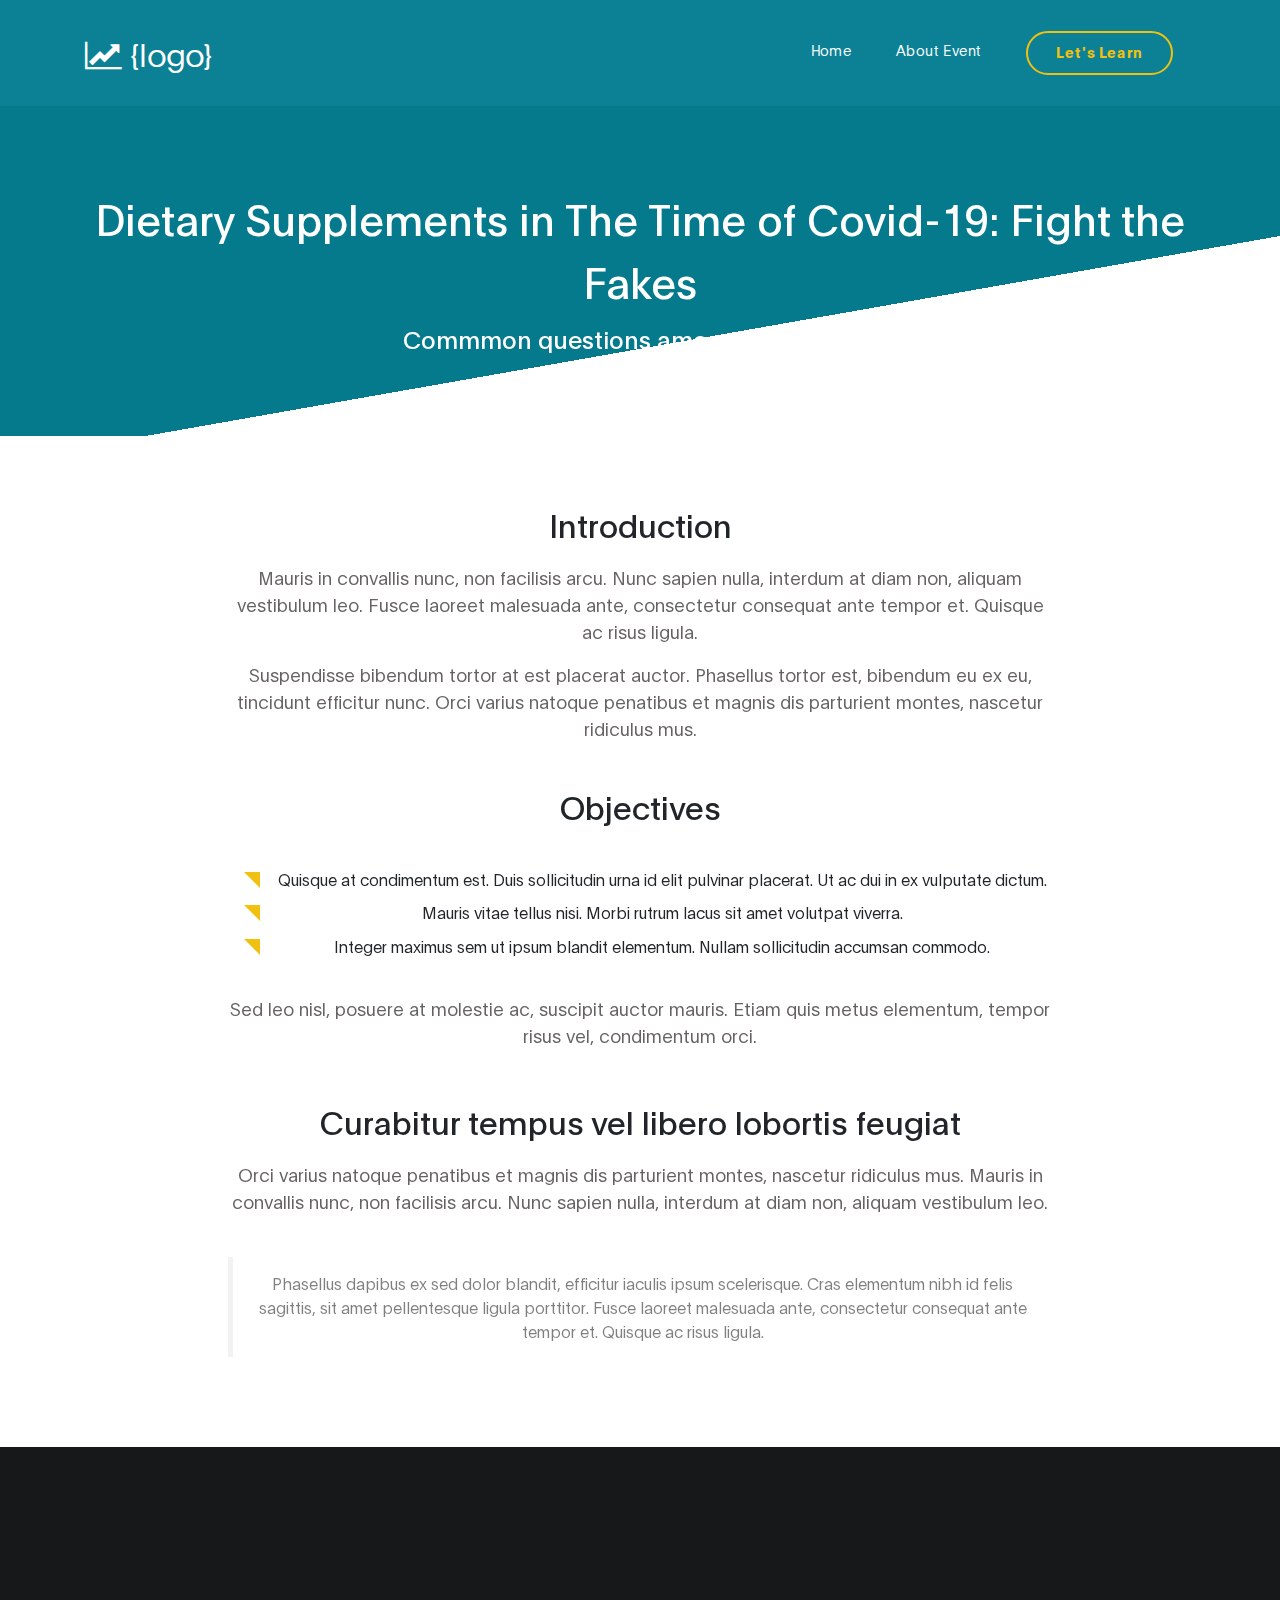
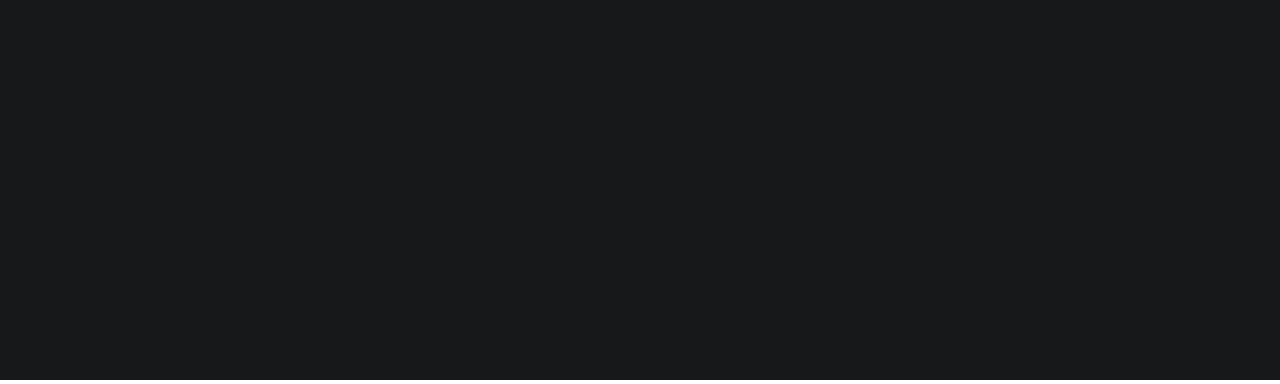
<file: faq.html>
<!DOCTYPE html>
<html lang="en">
<head>

     <title>Fight The Fakes - FAQ</title>
<!--

aesha98


-->

     <meta charset="UTF-8">
     <meta http-equiv="X-UA-Compatible" content="IE=Edge">
     <meta name="description" content="">
     <meta name="keywords" content="">
     <meta name="author" content="">
     <meta name="viewport" content="width=device-width, initial-scale=1, maximum-scale=1">

     <link rel="stylesheet" href="css/bootstrap.min.css">
     <link rel="stylesheet" href="css/font-awesome.min.css">
     <link rel="stylesheet" href="css/aos.css">
     <link rel="stylesheet" href="css/owl.carousel.min.css">
     <link rel="stylesheet" href="css/owl.theme.default.min.css">

     <!-- MAIN CSS -->
     <link rel="stylesheet" href="css/templatemo-digital-trend.css">

</head>
<body>

    <!-- MENU BAR -->
    <nav class="navbar navbar-expand-lg">
      <div class="container">
          <a class="navbar-brand" href="index.html">
            <i class="fa fa-line-chart"></i>
            {logo}
          </a>

          <button class="navbar-toggler" type="button" data-toggle="collapse" data-target="#navbarNav" aria-controls="navbarNav" aria-expanded="false"
              aria-label="Toggle navigation">
              <span class="navbar-toggler-icon"></span>
          </button>

          <div class="collapse navbar-collapse" id="navbarNav">
              <ul class="navbar-nav ml-auto">
                  <li class="nav-item">
                      <a href="index.html" class="nav-link smoothScroll">Home</a>
                  </li>
                  <li class="nav-item">
                    <a href="blog-detail.html" class="nav-link">About Event</a>
                </li>
                  <li class="nav-item">
                      <a href="blog.html" class="nav-link contact">Let's Learn</a>
                  </li>
              </ul>
          </div>
      </div>
  </nav>

  <!-- HERO -->
  <section class="hero hero-bg d-flex justify-content-center align-items-center">
    <div class="container">
         <div class="row">

             <div class="col-lg-12 col-md-10 col-12 d-flex flex-column justify-content-center">
                   <div class="hero-text">

                        <h1 class="text-white" data-aos="fade-up">Dietary Supplements in The Time of Covid-19: Fight the Fakes 
                     </h1>

                         <h3 class="text-white" data-aos="fade-up">Commmon questions among participant.</h3>
                   </div>
             </div>


         </div>
    </div>  
</section>
     

     <!-- BLOG DETAIL -->
     <section class="project-detail">
          <div class="container">
               <div class="row">

                  <div class="col-lg-9 mx-auto col-md-11 col-12 my-5 pt-3" data-aos="fade-up">

                    <h2 class="mb-3">Introduction</h2>

                    <p>Mauris in convallis nunc, non facilisis arcu. Nunc sapien nulla, interdum at diam non, aliquam vestibulum leo. Fusce laoreet malesuada ante, consectetur consequat ante tempor et. Quisque ac risus ligula.</p>

                    <p>Suspendisse bibendum tortor at est placerat auctor. Phasellus tortor est, bibendum eu ex eu, tincidunt efficitur nunc. Orci varius natoque penatibus et magnis dis parturient montes, nascetur ridiculus mus.</p>
                    <br>
                    <h2 class="mb-3">Objectives</h2>
                    <ul class="list-detail py-3">
                      <li><span>Quisque at condimentum est. Duis sollicitudin urna id elit pulvinar placerat. Ut ac dui in ex vulputate dictum.</span></li>

                      <li><span>Mauris vitae tellus nisi. Morbi rutrum lacus sit amet volutpat viverra.</span></li>

                      <li><span> Integer maximus sem ut ipsum blandit elementum. Nullam sollicitudin accumsan commodo.</span></li>
                    </ul>

                    <p>Sed leo nisl, posuere at molestie ac, suscipit auctor mauris. Etiam quis metus elementum, tempor risus vel, condimentum orci.</p>

                    <h2 class="mt-5 mb-3">Curabitur tempus vel libero lobortis feugiat</h2>

                    <p>Orci varius natoque penatibus et magnis dis parturient montes, nascetur ridiculus mus. Mauris in convallis nunc, non facilisis arcu. Nunc sapien nulla, interdum at diam non, aliquam vestibulum leo.</p>

                    <blockquote>Phasellus dapibus ex sed dolor blandit, efficitur iaculis ipsum scelerisque. Cras elementum nibh id felis sagittis, sit amet pellentesque ligula porttitor. Fusce laoreet malesuada ante, consectetur consequat ante tempor et. Quisque ac risus ligula.</blockquote>
                    </div>
               </div>

              </div>
              
          </div>
          
     </section>


     <footer class="site-footer">
      <div class="container">
        <div class="row">

          <div class="col-lg-5 mx-lg-auto col-md-8 col-10">
            <h1 class="text-white" data-aos="fade-up" data-aos-delay="100">Educational <strong>purposes</strong> only.</h1>
          </div>

          <div class="col-lg-3 col-md-6 col-12" data-aos="fade-up" data-aos-delay="200">
            <h4 class="my-4">Contact Info</h4>

            <p class="mb-1">
              <i class="fa fa-phone mr-2 footer-icon"></i> 
              +99 080 070 4224
            </p>

            <p>
              <a href="#">
                <i class="fa fa-envelope mr-2 footer-icon"></i>
                hello@company.com
              </a>
            </p>
          </div>

          <div class="col-lg-3 col-md-6 col-12" data-aos="fade-up" data-aos-delay="300">
            <h4 class="my-4">Our School</h4>

            <p class="mb-1">
              <i class="fa fa-home mr-2 footer-icon"></i> 
              Jalan SP 2, Bandar Saujana Putra, 42610 Jenjarom Selangor
            </p>
          </div>

          <div class="col-lg-4 mx-lg-auto text-center col-md-8 col-12" data-aos="fade-up" data-aos-delay="400">
            <p class="copyright-text">Copyright &copy; 2022 MAHSA University
            <br>
            <a rel="nofollow noopener" href="https://github.com/aesha98">Design & Developed : aesha98@github</a></p>
          </div>


          <div class="col-lg-5 mx-lg-auto col-md-6 col-12" data-aos="fade-up" data-aos-delay="600">
            <ul class="social-icon">
              <li><a href="#" class="fa fa-instagram"></a></li>
              <li><a href="#" class="fa fa-twitter"></a></li>
            </ul>
          </div>

        </div>
      </div>
    </footer>



     <!-- SCRIPTS -->
     <script src="js/jquery.min.js"></script>
     <script src="js/bootstrap.min.js"></script>
     <script src="js/aos.js"></script>
     <script src="js/owl.carousel.min.js"></script>
     <script src="js/custom.js"></script>

</body>
</html>
</file>
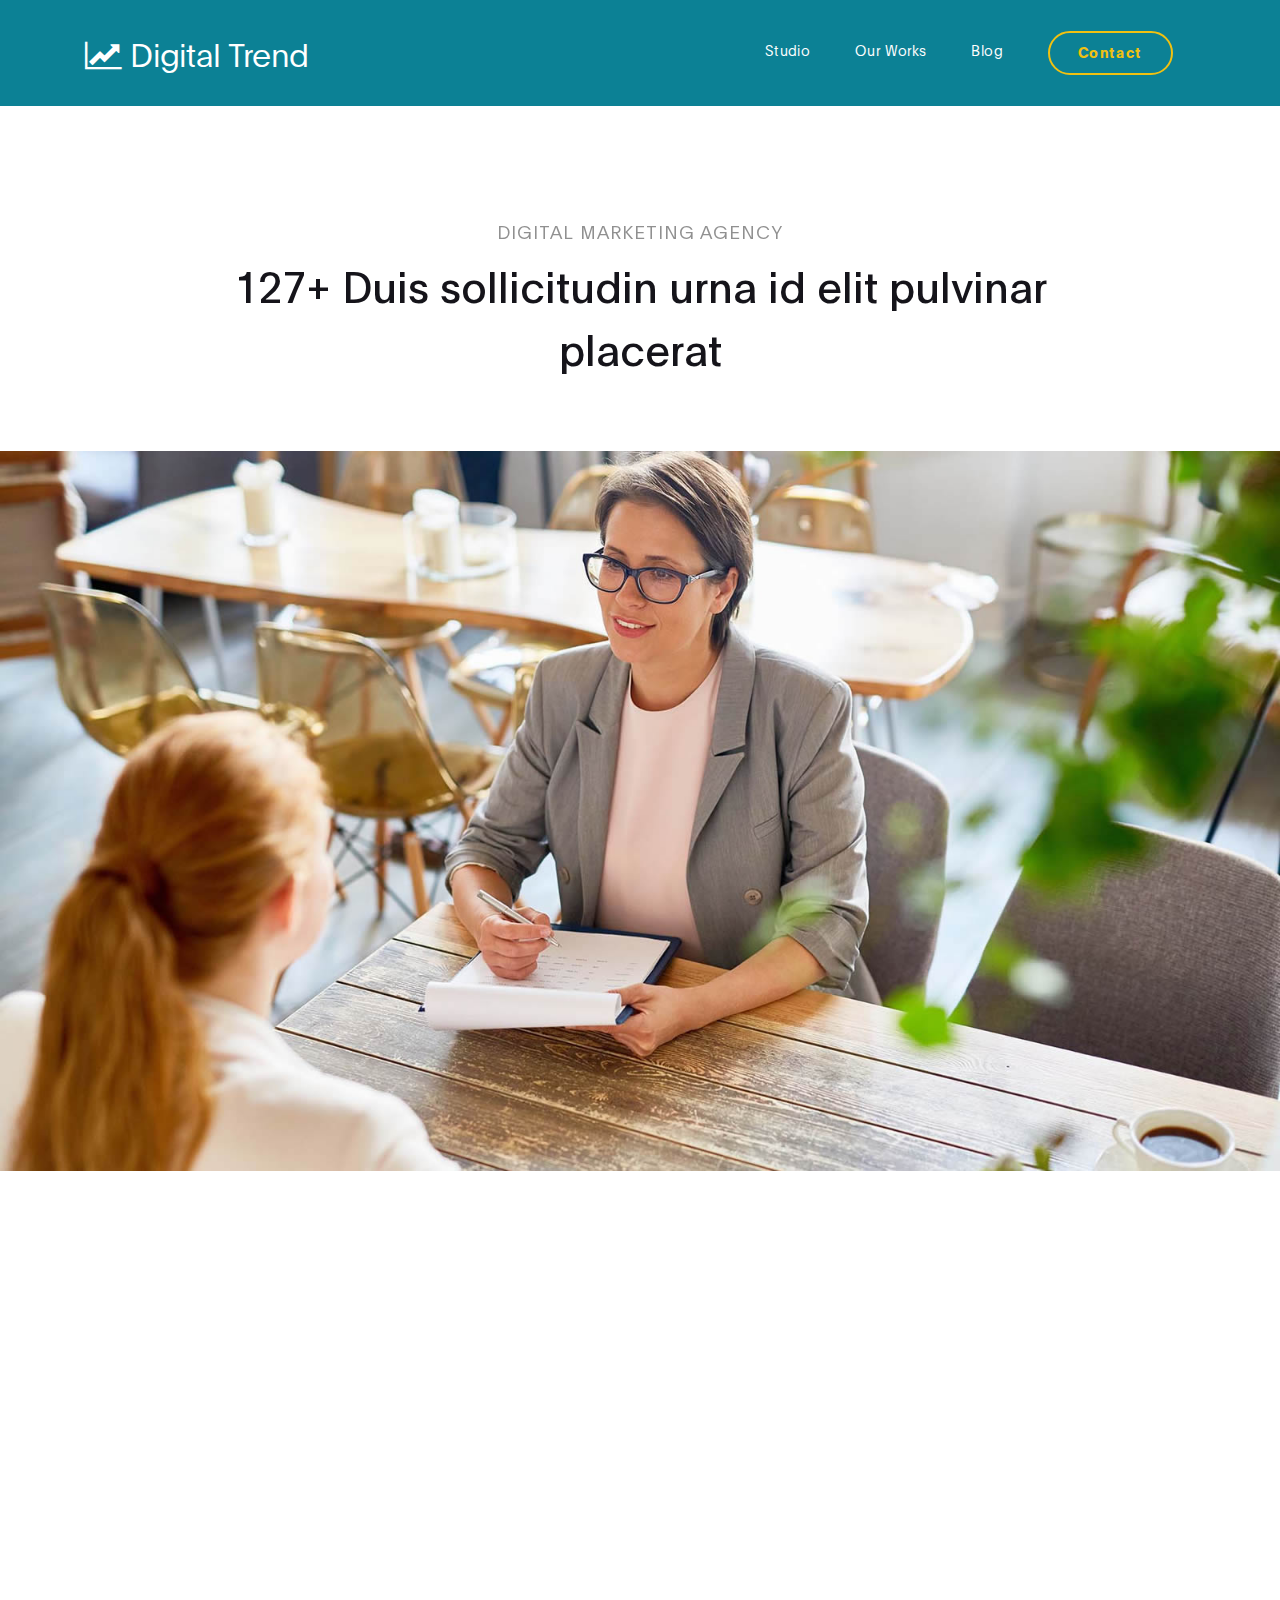
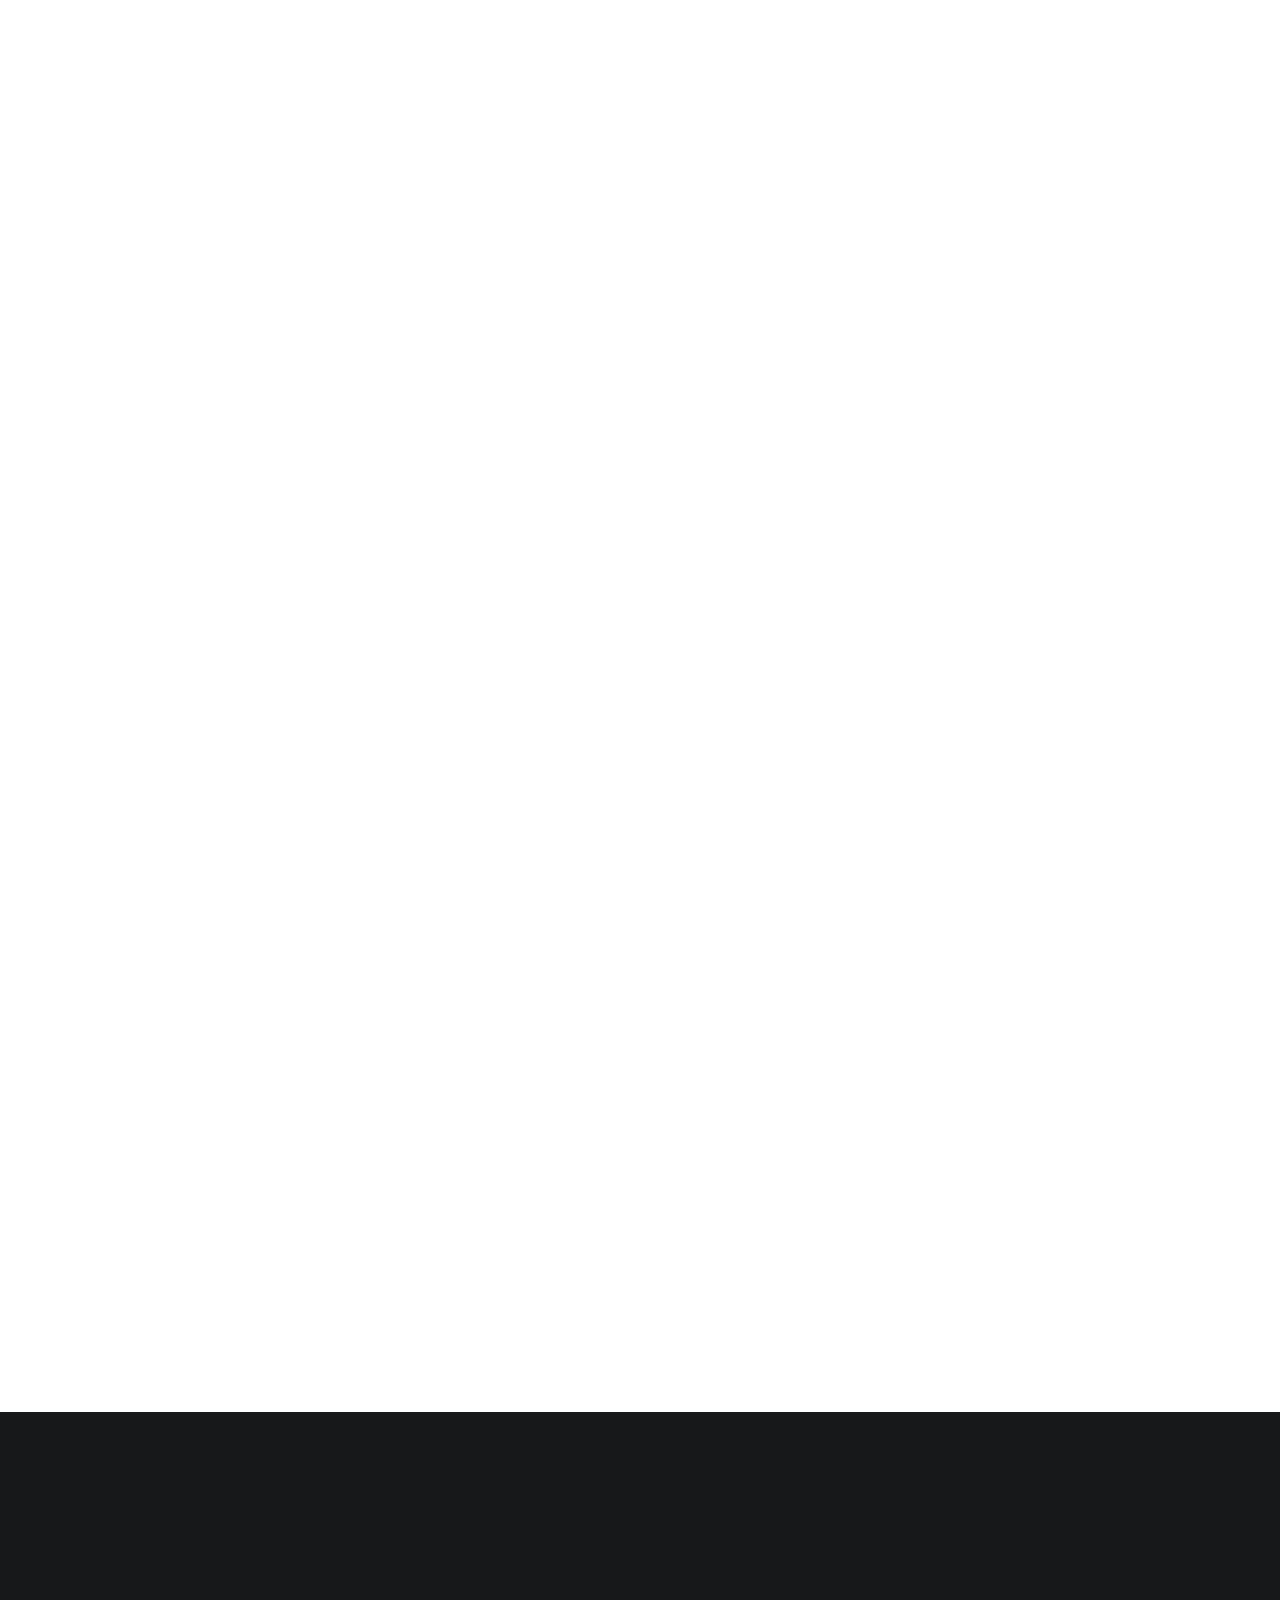
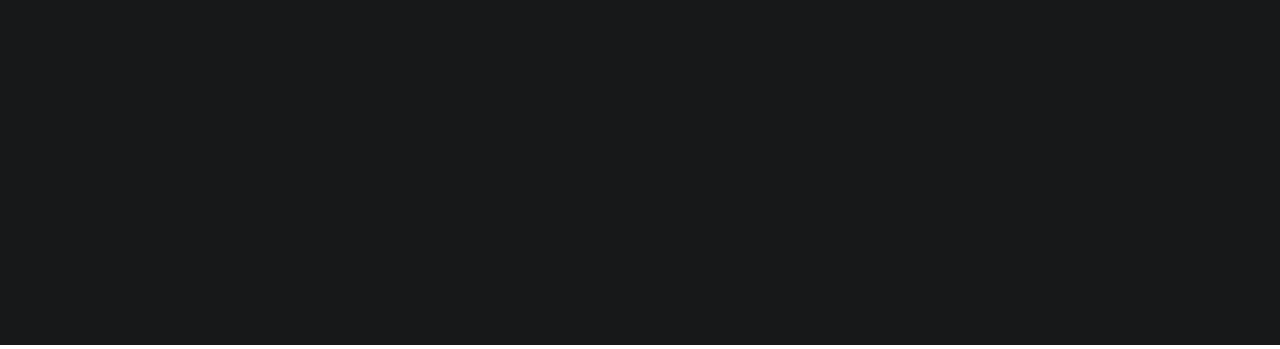
<file: project-detail.html>
<!DOCTYPE html>
<html lang="en">
<head>

     <title>Digital Trend - Project Detail</title>
<!--

DIGITAL TREND

https://templatemo.com/tm-538-digital-trend

-->
     <meta charset="UTF-8">
     <meta http-equiv="X-UA-Compatible" content="IE=Edge">
     <meta name="description" content="">
     <meta name="keywords" content="">
     <meta name="author" content="">
     <meta name="viewport" content="width=device-width, initial-scale=1, maximum-scale=1">

     <link rel="stylesheet" href="css/bootstrap.min.css">
     <link rel="stylesheet" href="css/font-awesome.min.css">
     <link rel="stylesheet" href="css/aos.css">
     <link rel="stylesheet" href="css/owl.carousel.min.css">
     <link rel="stylesheet" href="css/owl.theme.default.min.css">

     <!-- MAIN CSS -->
     <link rel="stylesheet" href="css/templatemo-digital-trend.css">

</head>
<body>

     <!-- MENU BAR -->
    <nav class="navbar navbar-expand-lg position-relative">
        <div class="container">
            <a class="navbar-brand" href="index.html">
              <i class="fa fa-line-chart"></i>
              Digital Trend
            </a>

            <button class="navbar-toggler" type="button" data-toggle="collapse" data-target="#navbarNav" aria-controls="navbarNav" aria-expanded="false"
                aria-label="Toggle navigation">
                <span class="navbar-toggler-icon"></span>
            </button>

            <div class="collapse navbar-collapse" id="navbarNav">
                <ul class="navbar-nav ml-auto">
                    <li class="nav-item">
                        <a href="index.html#about" class="nav-link">Studio</a>
                    </li>
                    <li class="nav-item">
                        <a href="index.html#project" class="nav-link">Our Works</a>
                    </li>
                    <li class="nav-item">
                        <a href="blog.html" class="nav-link">Blog</a>
                    </li>
                    <li class="nav-item">
                        <a href="contact.html" class="nav-link contact">Contact</a>
                    </li>
                </ul>
            </div>
        </div>
    </nav>


     <!-- PROJECT DETAIL -->
     <section class="project-detail section-padding-half">
          <div class="container">
               <div class="row">

                    <div class="col-lg-9 mx-auto col-md-10 col-12 mt-lg-5 text-center" data-aos="fade-up">

                      <h4>Digital Marketing Agency</h4>

                      <h1>127+ Duis sollicitudin urna id elit pulvinar placerat</h1>
                    </div>

               </div>
          </div>
     </section>

     <div class="full-image text-center" data-aos="zoom-in">
       <img src="images/project/project-detail/interview-process.jpg" class="img-fluid" alt="interview process">
     </div>

     <!-- PROJECT DETAIL -->
     <section class="project-detail section-padding">
          <div class="container">
               <div class="row">

                  <div class="col-lg-6 col-md-6 col-12 mb-5">

                      <img src="images/project/project-detail/personal-website.png" class="img-fluid" alt="personal website" data-aos="fade-up">
                    </div>

                    <div class="col-lg-5 col-md-6 mr-lg-auto mt-lg-5 col-12" data-aos="fade-up" data-aos-delay="200">

                      <h2>Pellentesque pretium interdum</h2>

                      <p class="mt-3 mb-4">Nunc sapien nulla, interdum at diam non, aliquam vestibulum leo. Fusce laoreet malesuada ante, consectetur consequat.</p>

                      <ul class="list-detail">
                        <li><span>Curabitur commodo a sapien non</span></li>
                        <li><span>Sed facilisis convallis turpis</span></li>
                        <li><span>Quisque placerat augue neque</span></li>
                        <li><span>Nullam fringilla arcu a tortor</span></li>
                      </ul>
                    </div>
               </div>

              <div class="col-lg-12 col-12">
                <div class="embed-responsive embed-responsive-16by9 my-5 py-5" data-aos="fade-up">
                    <iframe class="embed-responsive-item" width="800" height="450" src="https://www.youtube.com/embed/myVN26Vx4MU?controls=0" frameborder="0" allow="accelerometer; autoplay; encrypted-media; gyroscope; picture-in-picture" allowfullscreen></iframe>
                </div>
              </div>

              <div class="col-lg-9 mx-auto col-12" data-aos="fade-up">
                <div class="client-info mt-lg-5 py-lg-5">
                    <h3>Curabitur egestas mollis tellus sit amet porttitor. Sed leo nisl, posuere at molestie ac, suscipit auctor mauris. Etiam quis metus elementum, tempor risus vel.</h3>

                    <div class="d-flex align-items-center mt-3">
                      <img src="images/project/project-detail/male-avatar.png" class="img-fluid" alt="male avatar">

                      <p>Angelo Sharp, Creative Director</p>
                    </div>
                </div>
              </div>
          </div>
     </section>


    <footer class="site-footer">
      <div class="container">
        <div class="row">

          <div class="col-lg-5 mx-lg-auto col-md-8 col-10">
            <h1 class="text-white" data-aos="fade-up" data-aos-delay="100">We make creative <strong>brands</strong> only.</h1>
          </div>

          <div class="col-lg-3 col-md-6 col-12" data-aos="fade-up" data-aos-delay="200">
            <h4 class="my-4">Contact Info</h4>

            <p class="mb-1">
              <i class="fa fa-phone mr-2 footer-icon"></i> 
              +99 080 070 4224
            </p>

            <p>
              <a href="#">
                <i class="fa fa-envelope mr-2 footer-icon"></i>
                hello@company.com
              </a>
            </p>
          </div>

          <div class="col-lg-3 col-md-6 col-12" data-aos="fade-up" data-aos-delay="300">
            <h4 class="my-4">Our Studio</h4>

            <p class="mb-1">
              <i class="fa fa-home mr-2 footer-icon"></i> 
              Av. Lúcio Costa - Barra da Tijuca, Rio de Janeiro - RJ, Brazil
            </p>
          </div>

          <div class="col-lg-4 mx-lg-auto text-center col-md-8 col-12" data-aos="fade-up" data-aos-delay="400">
            <p class="copyright-text">Copyright &copy; 2020 Your Company
            <br>
            <a rel="nofollow noopener" href="https://templatemo.com">Design: TemplateMo</a></p>
          </div>

          <div class="col-lg-4 mx-lg-auto col-md-6 col-12" data-aos="fade-up" data-aos-delay="500">
            
            <ul class="footer-link">
              <li><a href="#">Stories</a></li>
              <li><a href="#">Work with us</a></li>
              <li><a href="#">Privacy</a></li>
            </ul>
          </div>

          <div class="col-lg-3 mx-lg-auto col-md-6 col-12" data-aos="fade-up" data-aos-delay="600">
            <ul class="social-icon">
              <li><a href="#" class="fa fa-instagram"></a></li>
              <li><a href="#" class="fa fa-twitter"></a></li>
              <li><a href="#" class="fa fa-dribbble"></a></li>
              <li><a href="#" class="fa fa-behance"></a></li>
            </ul>
          </div>

        </div>
      </div>
    </footer>


     <!-- SCRIPTS -->
     <script src="js/jquery.min.js"></script>
     <script src="js/bootstrap.min.js"></script>
     <script src="js/aos.js"></script>
     <script src="js/owl.carousel.min.js"></script>
     <script src="js/custom.js"></script>

</body>
</html>
</file>
<file: css/templatemo-digital-trend.css>
/*

DIGITAL TREND

https://templatemo.com/tm-538-digital-trend

*/
  
  @font-face {
      font-family: 'Plain-Regular';
      src: url('../fonts/Plain-Regular.woff2') format('woff2'),
          url('../fonts/Plain-Regular.woff') format('woff');
      font-weight: normal;
      font-style: normal;
  }

  @font-face {
      font-family: 'Plain-Light';
      src: url('../fonts/Plain-Light.woff2') format('woff2'),
          url('../fonts/Plain-Light.woff') format('woff');
      font-weight: bold;
      font-style: normal;
  }

  @font-face {
      font-family: 'Plain-Bold';
      src: url('../fonts/Plain-Bold.woff2') format('woff2'),
          url('../fonts/Plain-Bold.woff') format('woff');
      font-weight: bold;
      font-style: normal;
  }

  :root {
    --primary-color:        #057a8d;
    --secondary-color:      #f1c111;
    --white-color:          #ffffff;
    --dark-color:           #171819;
    --project-bg:           #f0f8ff;
    --menu-bg:              #0c8195;

    --title-color:          #15141a;
    --gray-color:           #909090;
    --link-color:           #404040;
    --p-color:              #666262;

    --base-font-family:     'Plain-Light', sans-serif;
    --title-font-family:    'Plain-Regular', sans-serif;
    --font-bold-family:     'Plain-Bold', sans-serif;
    --font-weight-bold:     bold;

    --h1-font-size:         42px;
    --h2-font-size:         32px;
    --h3-font-size:         24px;
    --p-font-size:          18px;
    --base-font-size:       16px;
    --menu-font-size:       14px;

    --border-radius-large:  100px;
    --border-radius-small:  5px;
  }

  body {
    background: var(--white-color);
    font-family: var(--base-font-family);
  }


  /*---------------------------------------
     TYPOGRAPHY              
  -----------------------------------------*/

  h1,h2,h3,h4,h5,h6 {
    font-family: var(--title-font-family);
    line-height: inherit;
  }

  h1 {
    color: var(--title-color);
    font-size: var(--h1-font-size);
  }

  h2 {
    font-size: var(--h2-font-size);
    font-weight: 100;
  }

  h3 {
    font-size: var(--h3-font-size);
    font-weight: 100;
    margin-bottom: 0;
  }

  h4 {
    color: var(--gray-color);
    font-family: var(--base-font-family);
    font-size: var(--p-font-size);
    letter-spacing: 1px;
    text-transform: uppercase;
  }

  p {
    color: var(--p-color);
    font-size: var(--p-font-size);
    line-height: 1.5em;
  }

  b, 
  strong {
    letter-spacing: 0;
    color: var(--secondary-color);
  }


  /*  BLOCKQUOTES */
  .quote {
    position: relative;
    margin: 0;
  }

  .quote::after {
    content: "“";
    position: absolute;
    bottom: -80px;
    left: 20px;
    font-family: times;
    color: var(--gray-color);
    font-weight: var(--font-weight-bold);
    font-size: 14em;
    line-height: 0;
    opacity: 0.10;
  }

  blockquote {
    border-left: 5px solid rgba(0,0,0,0.05);
    display: block;
    margin: 42px 0;
    padding: 14px 22px;
    color: rgba(0,0,0,0.5);
  }


  /* BUTTON */
  .custom-btn {
    background: transparent;
    border: 2px solid var(--dark-color);
    border-radius: var(--border-radius-large);
    padding: 12px 26px 14px 26px;
    color: var(--dark-color);
    font-family: var(--title-font-family);
    font-size: var(--p-font-size);
    white-space: nowrap;
  }

  .custom-btn.btn-bg {
    background: var(--white-color);
    color: var(--primary-color);
    border-color: transparent;
	transition: all .3s ease;
  }
  
  .custom-btn:hover,
  .custom-btn:focus {
    background: var(--dark-color);
    color: var(--white-color);
    border-color: transparent;
  }


  /*---------------------------------------
     GENERAL               
  -----------------------------------------*/

  * {
    -webkit-box-sizing: border-box;
    -moz-box-sizing: border-box;
    box-sizing: border-box;
  }

  *::before,
  *::after {
    -webkit-box-sizing: border-box;
    -moz-box-sizing: border-box;
    box-sizing: border-box;
  }

  a {
    color: var(--link-color);
    font-weight: normal;
    text-decoration: none;
  }

  a:hover, 
  a:active, 
  a:focus {
    color: var(--secondary-color);
    outline: none;
    text-decoration: none;
  }

  ::selection {
    background: var(--secondary-color);
    color: var(--white-color);
  }

  .section-padding {
    padding: 8em 0;
  }
  .section-padding-half {
    padding: 4em 0;
  }

  .google-map iframe {
    display: block;
    width: 100%;
  }



  /*---------------------------------------
    MENU             
  -----------------------------------------*/

  .navbar {
    background: var(--menu-bg);
    z-index: 2;
    top: 0;
    right: 0;
    left: 0;
    padding: 1.5em;
  }

  .navbar-brand {
    color: var(--white-color);
    font-size: var(--h2-font-size);
  }

  .nav-link {
    color: var(--white-color);
    font-size: var(--menu-font-size);
    letter-spacing: 0.4px;
    margin: 0 1.6em;
    padding: 0.6em;
  }

  .nav-link.active,
  .nav-link:hover {
    color: var(--secondary-color);
  }

  .navbar-expand-lg .navbar-nav .nav-link {
    padding-right: 0;
    padding-left: 0;
  }

  .navbar-expand-lg .navbar-nav .nav-link.contact {
    border: 2px solid var(--secondary-color);
    border-radius: var(--border-radius-large);
    color: var(--secondary-color);
    font-family: var(--font-bold-family);
    padding: 0.6em 2em 0.8em 2em;
  }

  .navbar-expand-lg .navbar-nav .nav-link.contact:hover,
  .navbar-expand-lg .navbar-nav .nav-link.contact.active {
    background: var(--secondary-color);
    color: var(--white-color);
  }

  .navbar-nav .navbar-toggler-icon {
    background: none;
  }

  .navbar-toggler {
    border: 0;
    padding: 0;
    cursor: pointer;
    margin: 0 10px 0 0;
    width: 30px;
    height: 35px;
    outline: none;
  }

  .navbar-toggler:focus {
    outline: none;
  }

  .navbar-toggler[aria-expanded="true"] .navbar-toggler-icon {
    background: transparent;
  }

  .navbar-toggler[aria-expanded="true"] .navbar-toggler-icon::before,
  .navbar-toggler[aria-expanded="true"] .navbar-toggler-icon::after {
    transition: top 300ms 50ms ease, -webkit-transform 300ms 350ms ease;
    transition: top 300ms 50ms ease, transform 300ms 350ms ease;
    transition: top 300ms 50ms ease, transform 300ms 350ms ease, -webkit-transform 300ms 350ms ease;
    top: 0;
  }

  .navbar-toggler[aria-expanded="true"] .navbar-toggler-icon::before {
    transform: rotate(45deg);
  }

  .navbar-toggler[aria-expanded="true"] .navbar-toggler-icon::after {
    transform: rotate(-45deg);
  }

  .navbar-toggler .navbar-toggler-icon {
    background: var(--white-color);
    transition: background 10ms 300ms ease;
    display: block;
    width: 30px;
    height: 2px;
    position: relative;
  }

  .navbar-toggler .navbar-toggler-icon::before,
  .navbar-toggler .navbar-toggler-icon::after {
    transition: top 300ms 350ms ease, -webkit-transform 300ms 50ms ease;
    transition: top 300ms 350ms ease, transform 300ms 50ms ease;
    transition: top 300ms 350ms ease, transform 300ms 50ms ease, -webkit-transform 300ms 50ms ease;
    position: absolute;
    right: 0;
    left: 0;
    background: var(--white-color);
    width: 30px;
    height: 2px;
    content: '';
  }

  .navbar-toggler .navbar-toggler-icon::before {
    top: -8px;
  }

  .navbar-toggler .navbar-toggler-icon::after {
    top: 8px;
  }



  /*---------------------------------------
     HERO              
  -----------------------------------------*/

  .hero {
    position: relative;
    padding: 5em 0;
    overflow: hidden;
  }

  .hero-bg {
    background: linear-gradient(170deg, var(--primary-color) 64%, var(--white-color) 30%);
  }

  .hero-image {
    position: relative;
    top: 2em;
  }



  /*---------------------------------------
     PROJECT              
  -----------------------------------------*/

  .project {
    background: var(--project-bg);
  }

  .project-wrapper {
    position: relative;
  }

  .project-wrapper img {
    border-radius: var(--border-radius-small);
  }

  .project-info {
    background: var(--white-color);
    border-radius: var(--border-radius-small);
    position: absolute;
    bottom: 32px;
    right: 32px;
    left: 32px;
    width: 90%;
    padding: 32px;
  }

  .project-info small {
    font-family: Plain-Bold;
    color: var(--gray-color);
    position: relative;
    top: 2px;
  }

  .project-info a {
    color: var(--primary-color);
  }

  .project-info .project-icon {
    background: var(--primary-color);
  }

  .project-icon {
    position: absolute;
    right: 30px;
    top: 40px;
    background: var(--dark-color);
    border-radius: var(--border-radius-large);
    color: var(--white-color);
    font-size: var(--h2-font-size);
    width: 40px;
    height: 40px;
    line-height: 40px;
    text-align: center;
    padding-left: 5px;
  }

  .owl-theme .owl-dots .owl-dot {
    outline: none;
  }

  .owl-theme .owl-dots .owl-dot span {
    background: var(--gray-color);
    width: 50px;
    height: 3px;
    margin:  35px 5px;
  }

  .owl-theme .owl-dots .owl-dot.active span, 
  .owl-theme .owl-dots .owl-dot:hover span {
    background: var(--secondary-color);
  }

  .list-detail {
    margin-left: 1em;
    padding-left: 1em;
    position: relative;
  }

  .list-detail li {
    display: block;
    list-style: none;
    margin: 0.6em 0 0 0.8em;
  }

  .list-detail li::before {
    content: "";
    width: 0;
    height: 0;
    border-width: 0 16px 16px 0;
    border-color: transparent var(--secondary-color) transparent transparent;
    border-style: solid;
    position: absolute;
    left: 0;
  }

  .list-detail span {
    position: relative;
    bottom: 5px;
  }

  .client-info img {
    width: 100px;
    margin-right: 1em;
  }



  /*---------------------------------------
      ABOUT            
  -----------------------------------------*/

  .about {
    position: relative;
    overflow: hidden;
  }

  .about-image img {
    display: block;
    margin: 0 auto;
  }



  /*---------------------------------------
      BLOG            
  -----------------------------------------*/

  .blog-header {
    border-radius: var(--border-radius-small);
    position: relative;
    overflow: hidden;
  }

  .blog-header img {
    border-radius: var(--border-radius-small);
    display: block;
  }

  .blog-header-info {
    background: linear-gradient(transparent,rgba(0,0,0,0.95));
    position: absolute;
    right: 0;
    left: 0;
    bottom: 0;
    padding: 2em;
  }

  .blog-header-info h3 {
    max-width: 80%;
  }

  .blog-header-info a {
    color: var(--white-color);
  }

  .blog-header-info a:hover {
    color: var(--secondary-color);
  }

  .blog-sidebar img {
    border-radius: var(--border-radius-small);
    width: 159px;
    margin-right: 22px;
  }

  .blog-sidebar h3 {
    font-size: 18px;
  }



  /*---------------------------------------
     CONTACT              
  -----------------------------------------*/

  .newsletter-form .form-control,
  .contact-form .form-control {
    box-shadow: none;
    background: var(--project-bg);
    border: 0;
    padding: 1.7em 1.3em;
    margin: 14px 0;
  }

  .newsletter-form button,
  .contact-form #submit-button {
    background: var(--primary-color);
    border-radius: var(--border-radius-large);
    color: var(--white-color);
    cursor: pointer;
    font-size: var(--p-font-size);
    line-height: 0px;
    padding: 1.5em 1.3em;
  }

  .newsletter-form button {
    background: var(--secondary-color);
  }



  /*---------------------------------------
     FOOTER              
  -----------------------------------------*/

  .site-footer {
    background: var(--dark-color);
    padding: 7em 0 6em 0;
  }

  .site-footer a {
    color: var(--p-color);
  }

  .site-footer a:hover,
  .footer-icon {
    color: var(--secondary-color);
  }

  .footer-link li {
    display: inline-block;
    list-style: none;
    margin: 0 10px;
  }

  .copyright-text,
  .footer-link,
  .site-footer .social-icon {
    margin-top: 6em;
  }

  .copyright-text {
    margin-top: 5.3em;
  }



  /*---------------------------------------
     SOCIAL ICON              
  -----------------------------------------*/

  .social-icon {
    position: relative;
    padding: 0;
    margin: 4em 0 0 0;
  }

  .social-icon li {
    display: inline-block;
    list-style: none;
  }

  .social-icon li a {
    text-decoration: none;
    display: inline-block;
    font-size: var(--base-font-size);
    margin: 10px;
    text-align: center;
  }



  /*---------------------------------------
     RESPONSIVE STYLES              
  -----------------------------------------*/

  @media screen and (min-width: 1200px) {

    .about-info h2 {
      max-width: 70%;
    }
  }

  @media screen and (min-width: 991px) {

    .project h2 {
      max-width: 32%;
      margin: 0 auto;
    }
  }

  @media screen and (max-width: 991px) {

    .hero {
      padding-top: 14em;
    }

    .hero-text {
      bottom: 2em;
    }

    .navbar {
      padding: 1em;
    }

    .navbar-collapse {
      text-align: center;
      padding: 2.5em 0;
    }

    .nav-link {
      display: inline-block;
    }

    .navbar-expand-lg .navbar-nav .nav-link.contact {
      margin: 1em 0;
    }

    .copyright-text, 
    .footer-link, 
    .site-footer .social-icon {
      margin-top: 3em;
      padding: 0;
      text-align: left;
    }
  }

  @media screen and (max-width: 767px) {

    h1 {
      font-size: 36px;
    }

    h2 {
      font-size: 28px;
    }

    h3 {
      font-size: 22px;
    }

    .project-info {
      right: 0;
      left: 0;
      margin: 0 auto;
    }

    .footer-link, 
    .site-footer .social-icon {
      margin-top: 1em;
    }

    .copyright-text {
      margin: 2.5em 0 1em 0;
    }

    .footer-link li {
      margin-left: 0;
    }
  }
</file>
